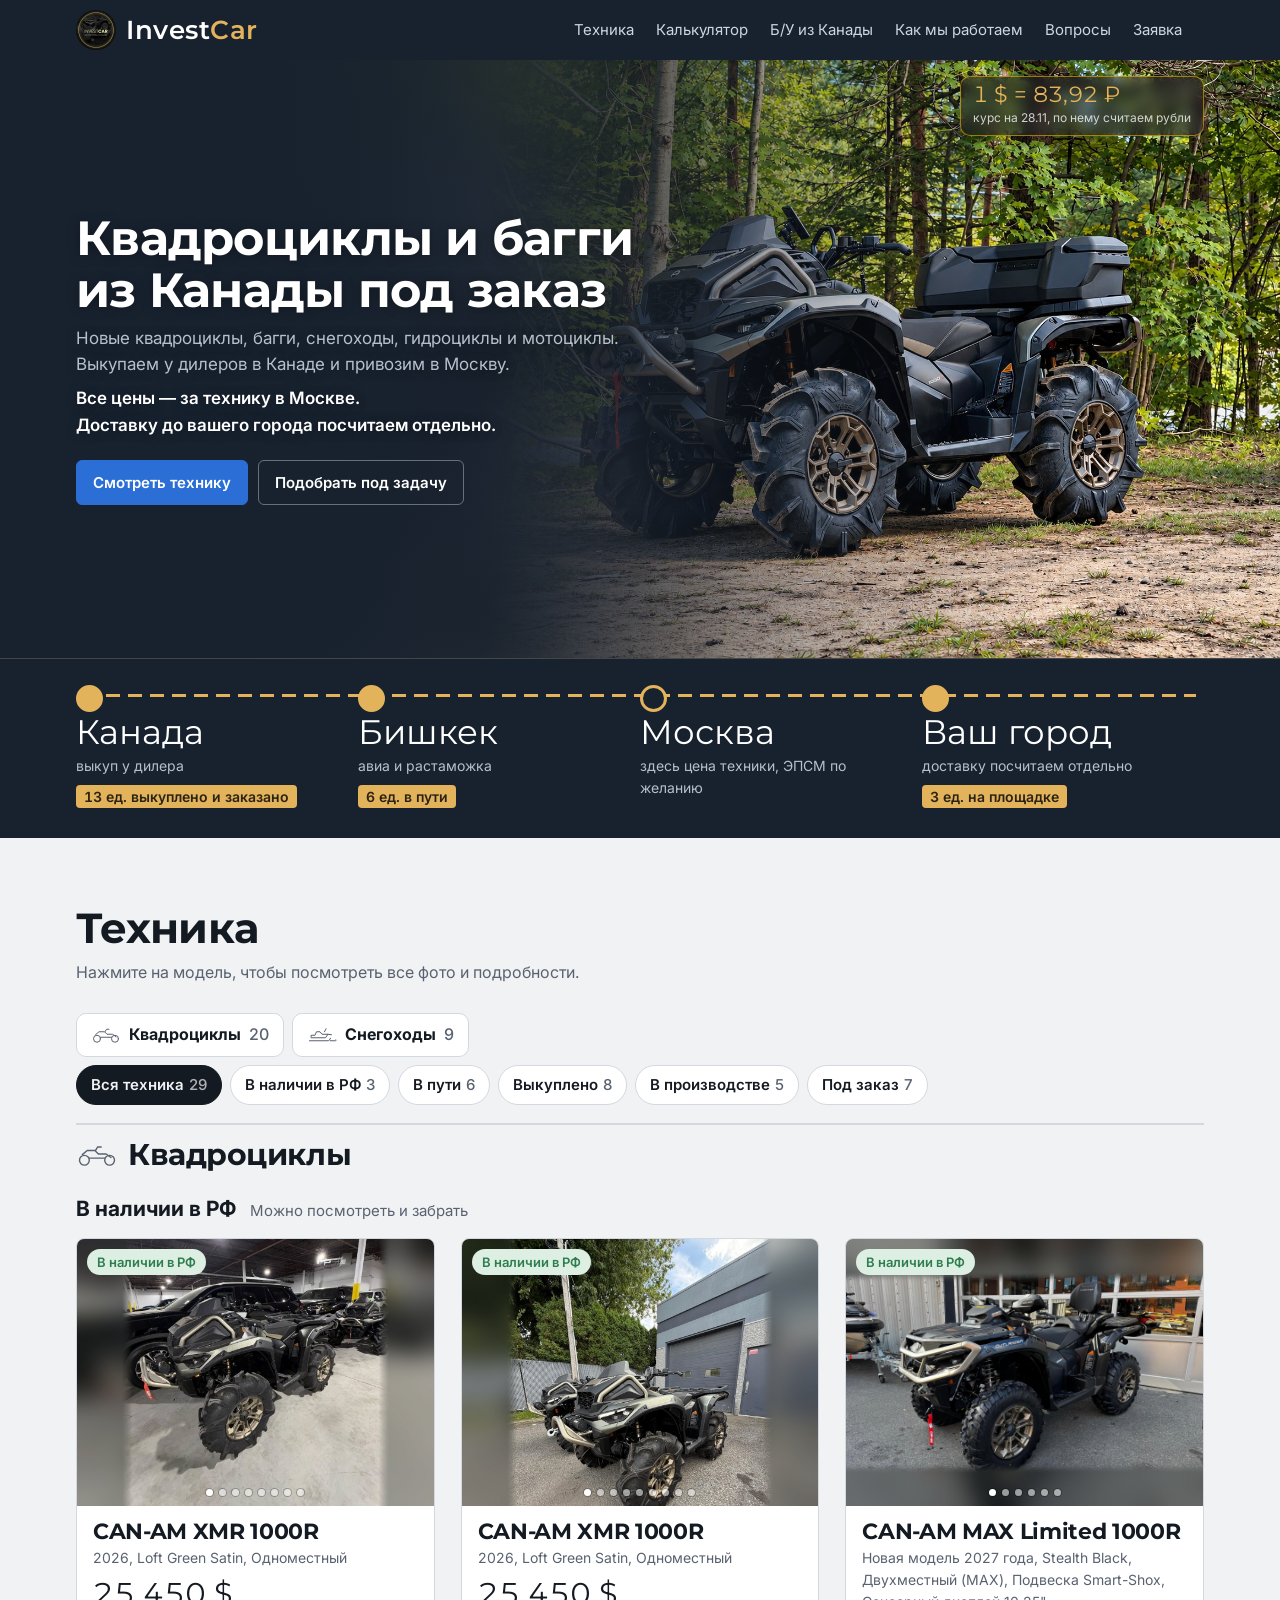
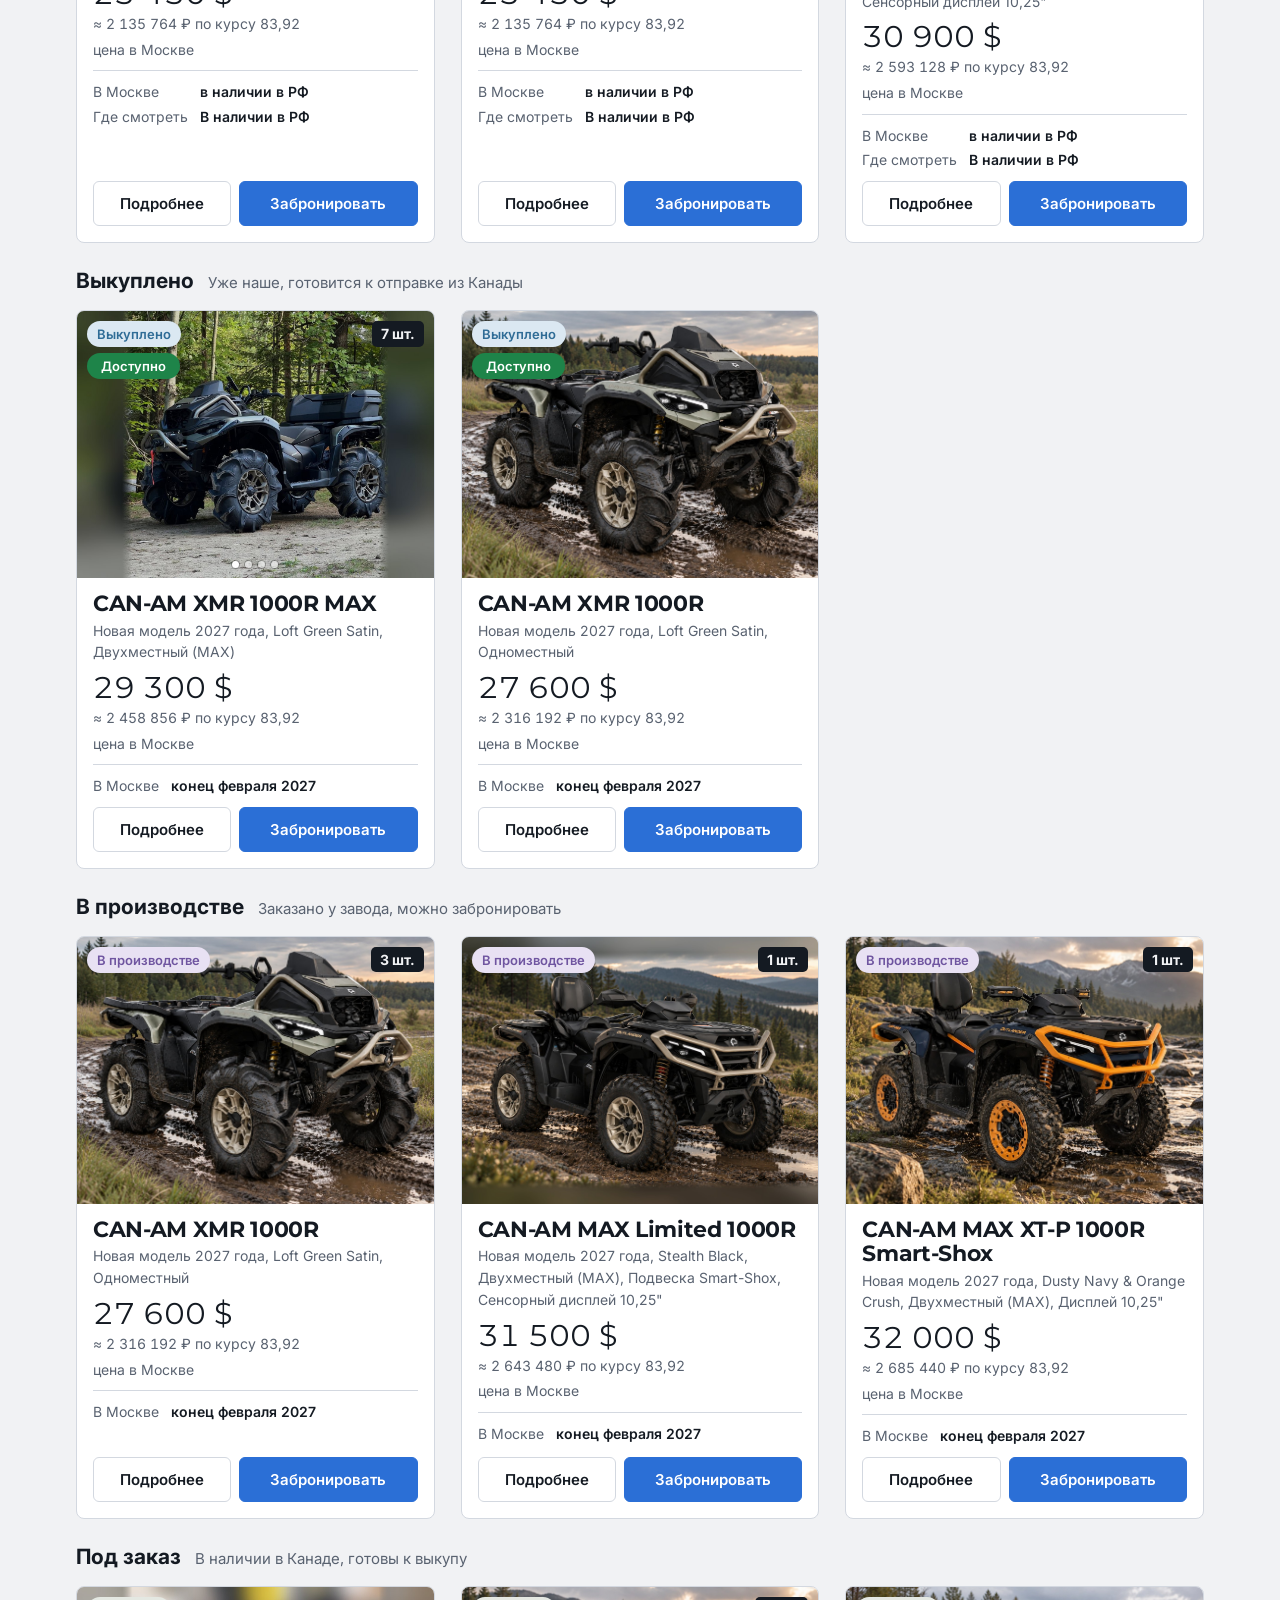
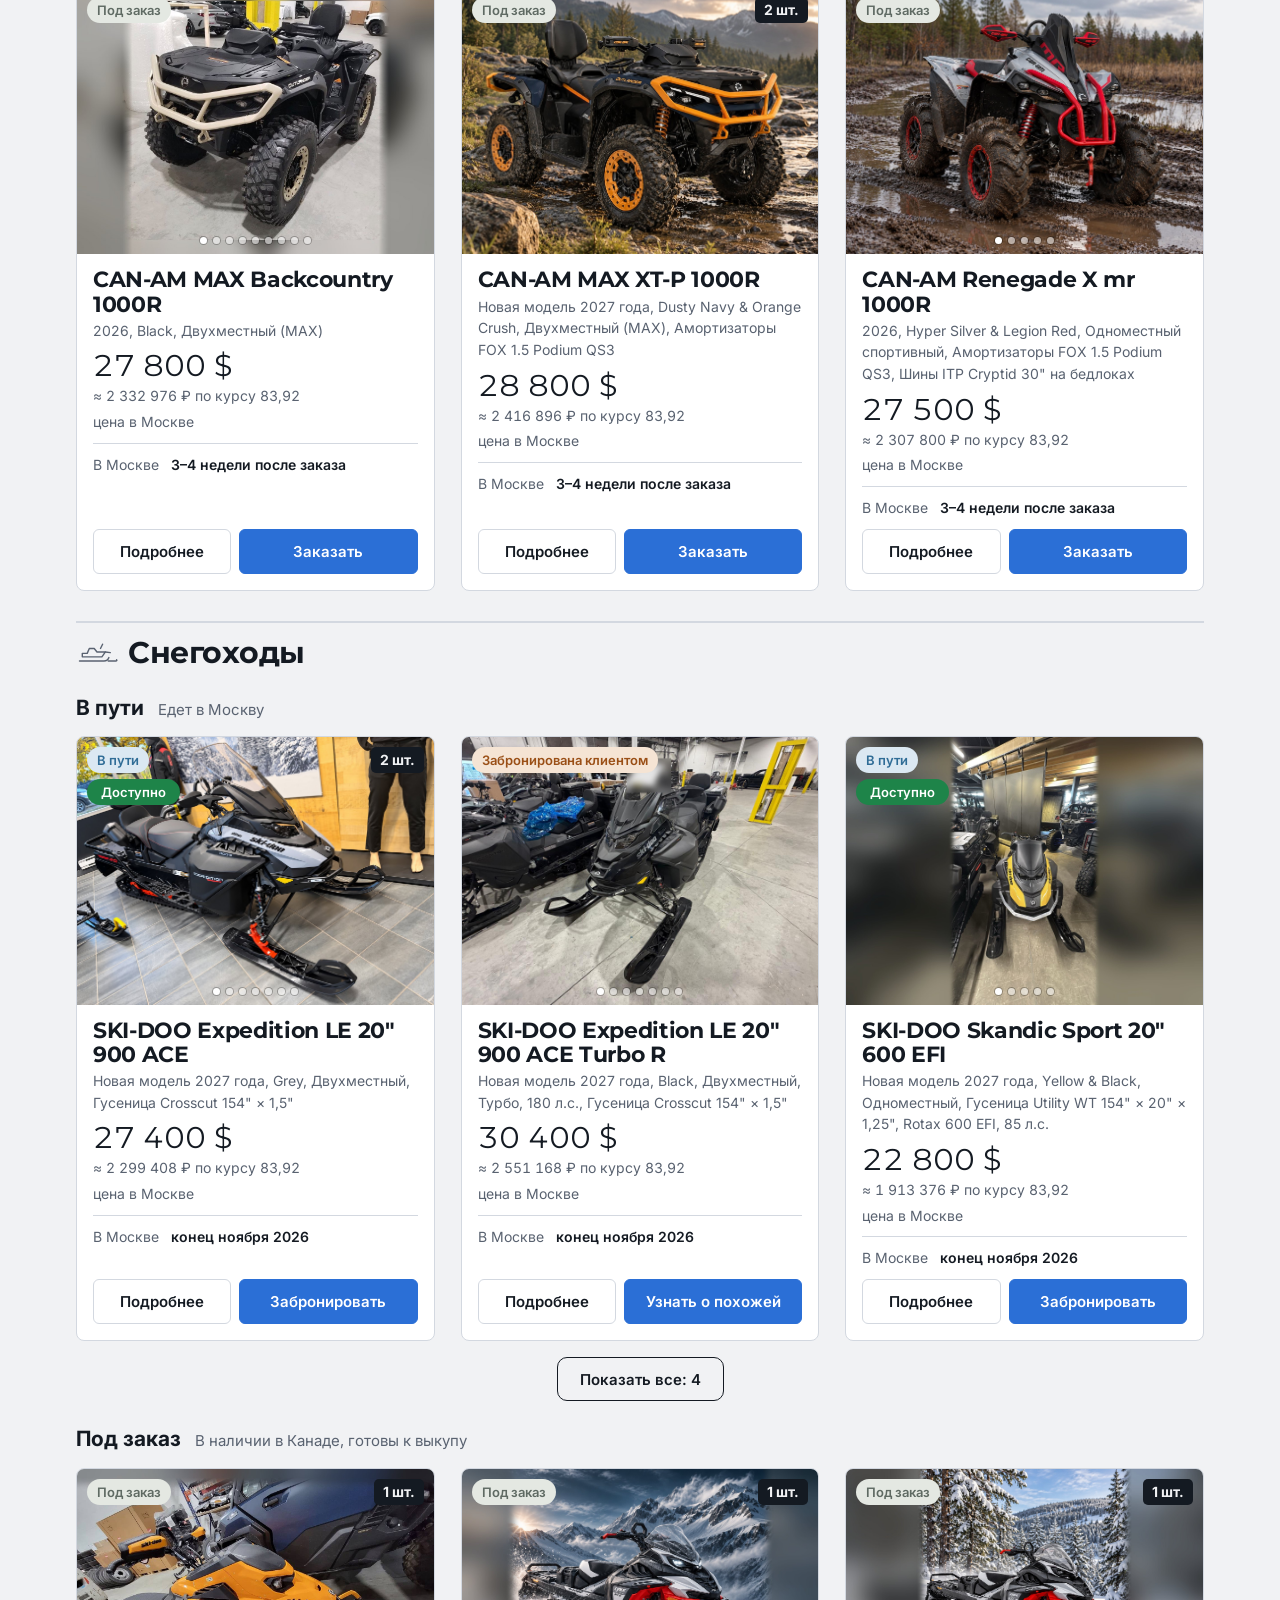
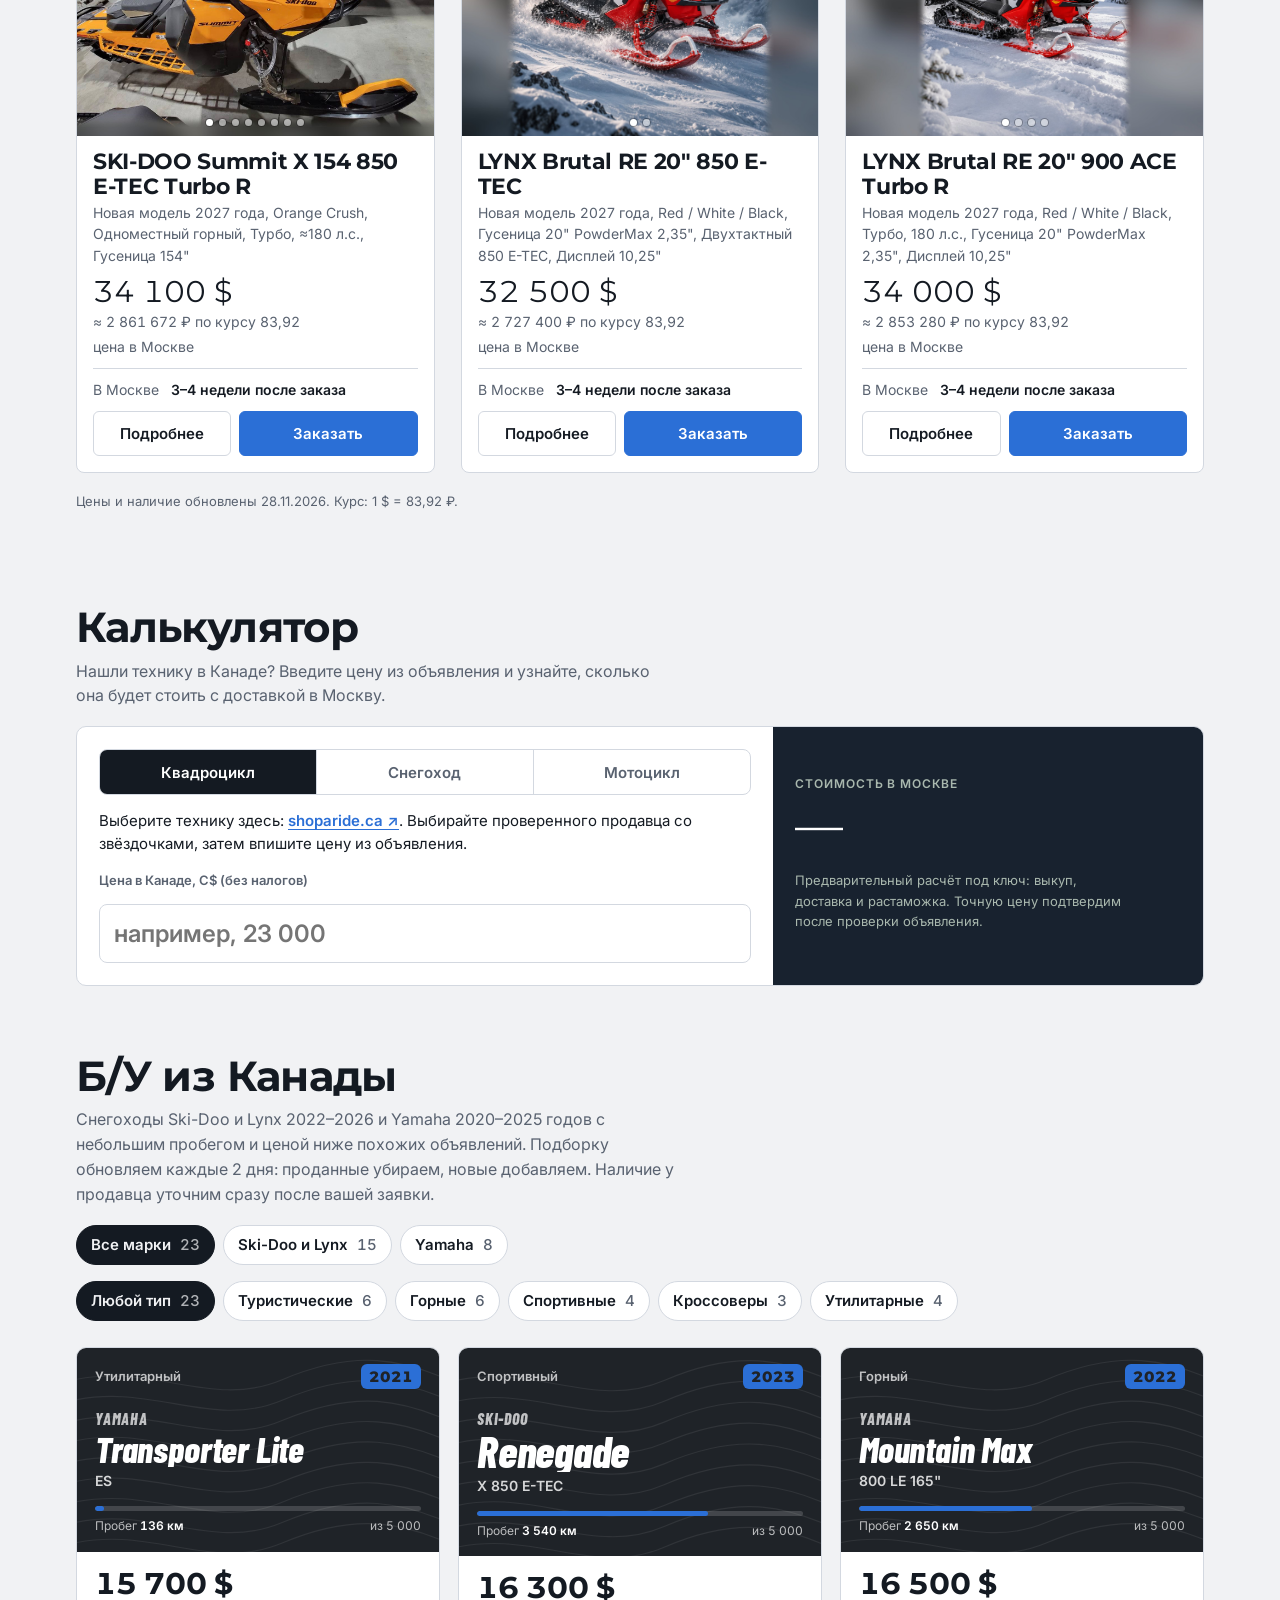
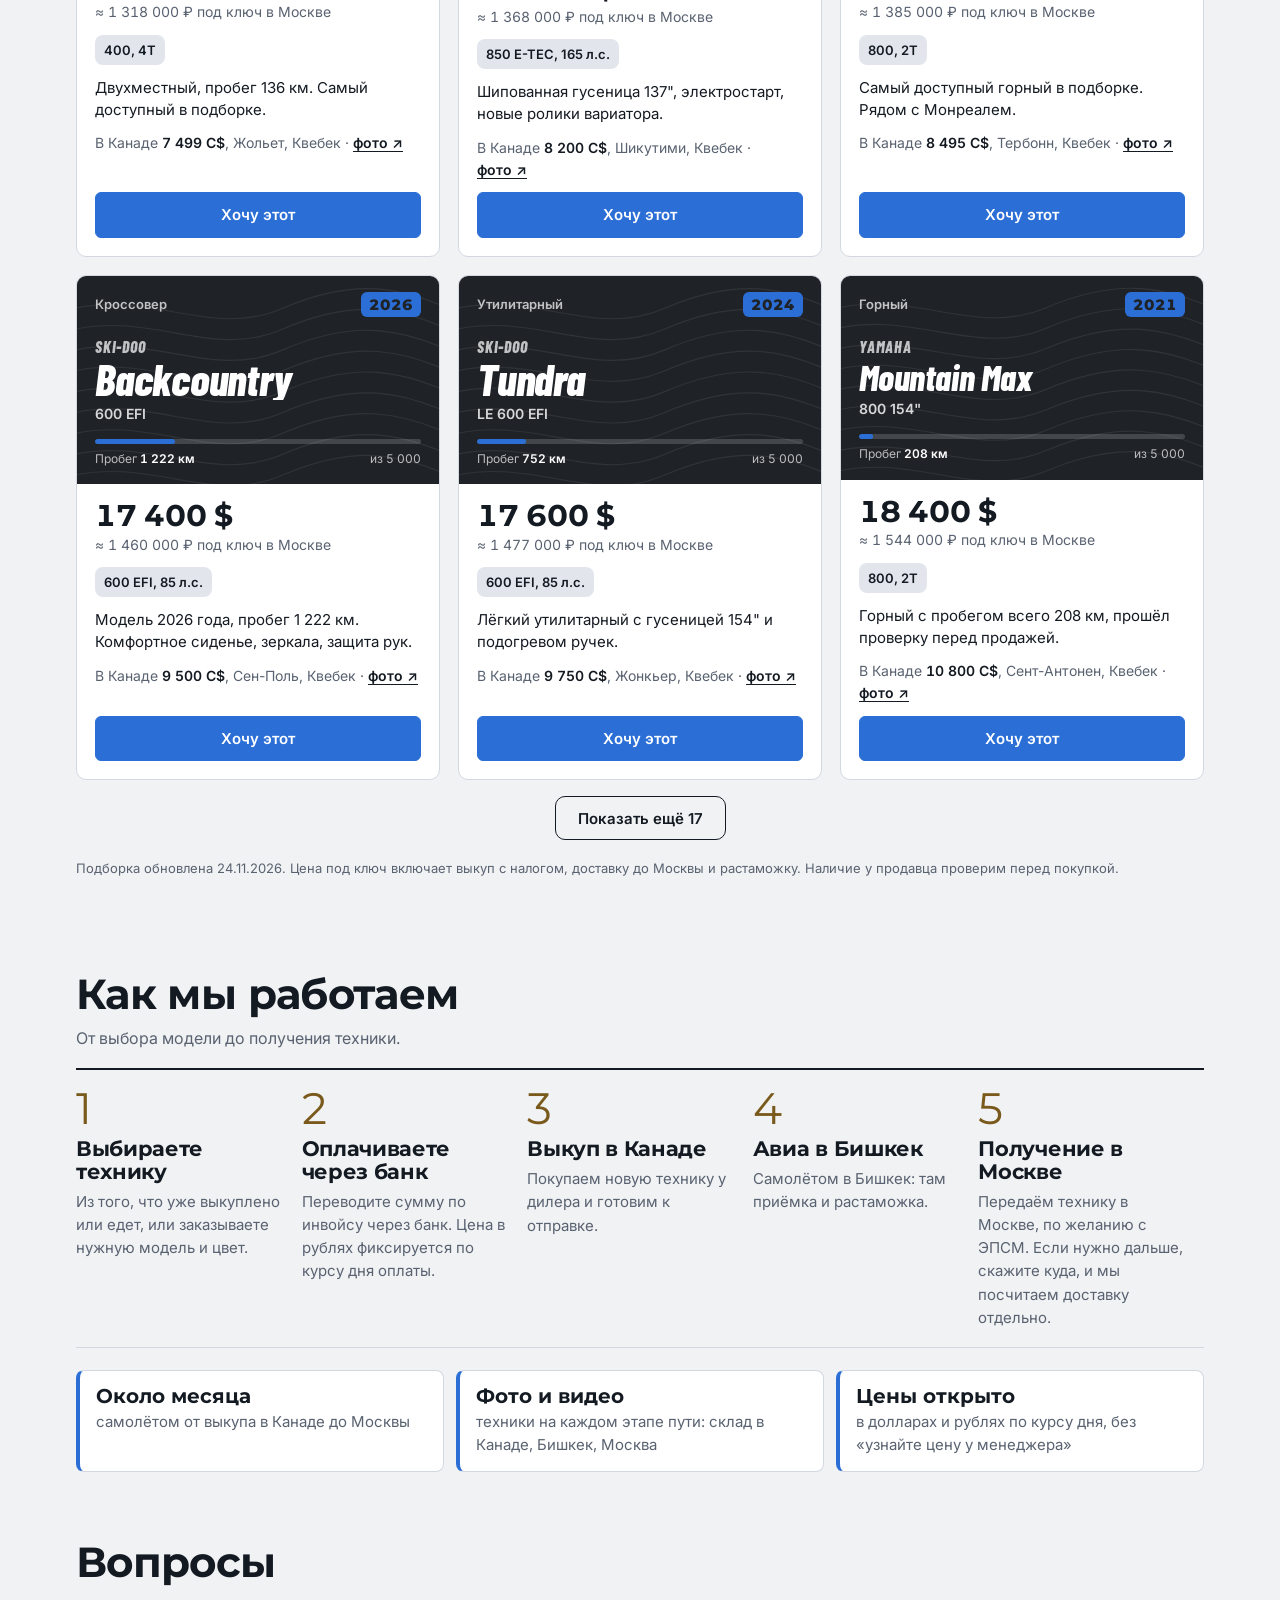
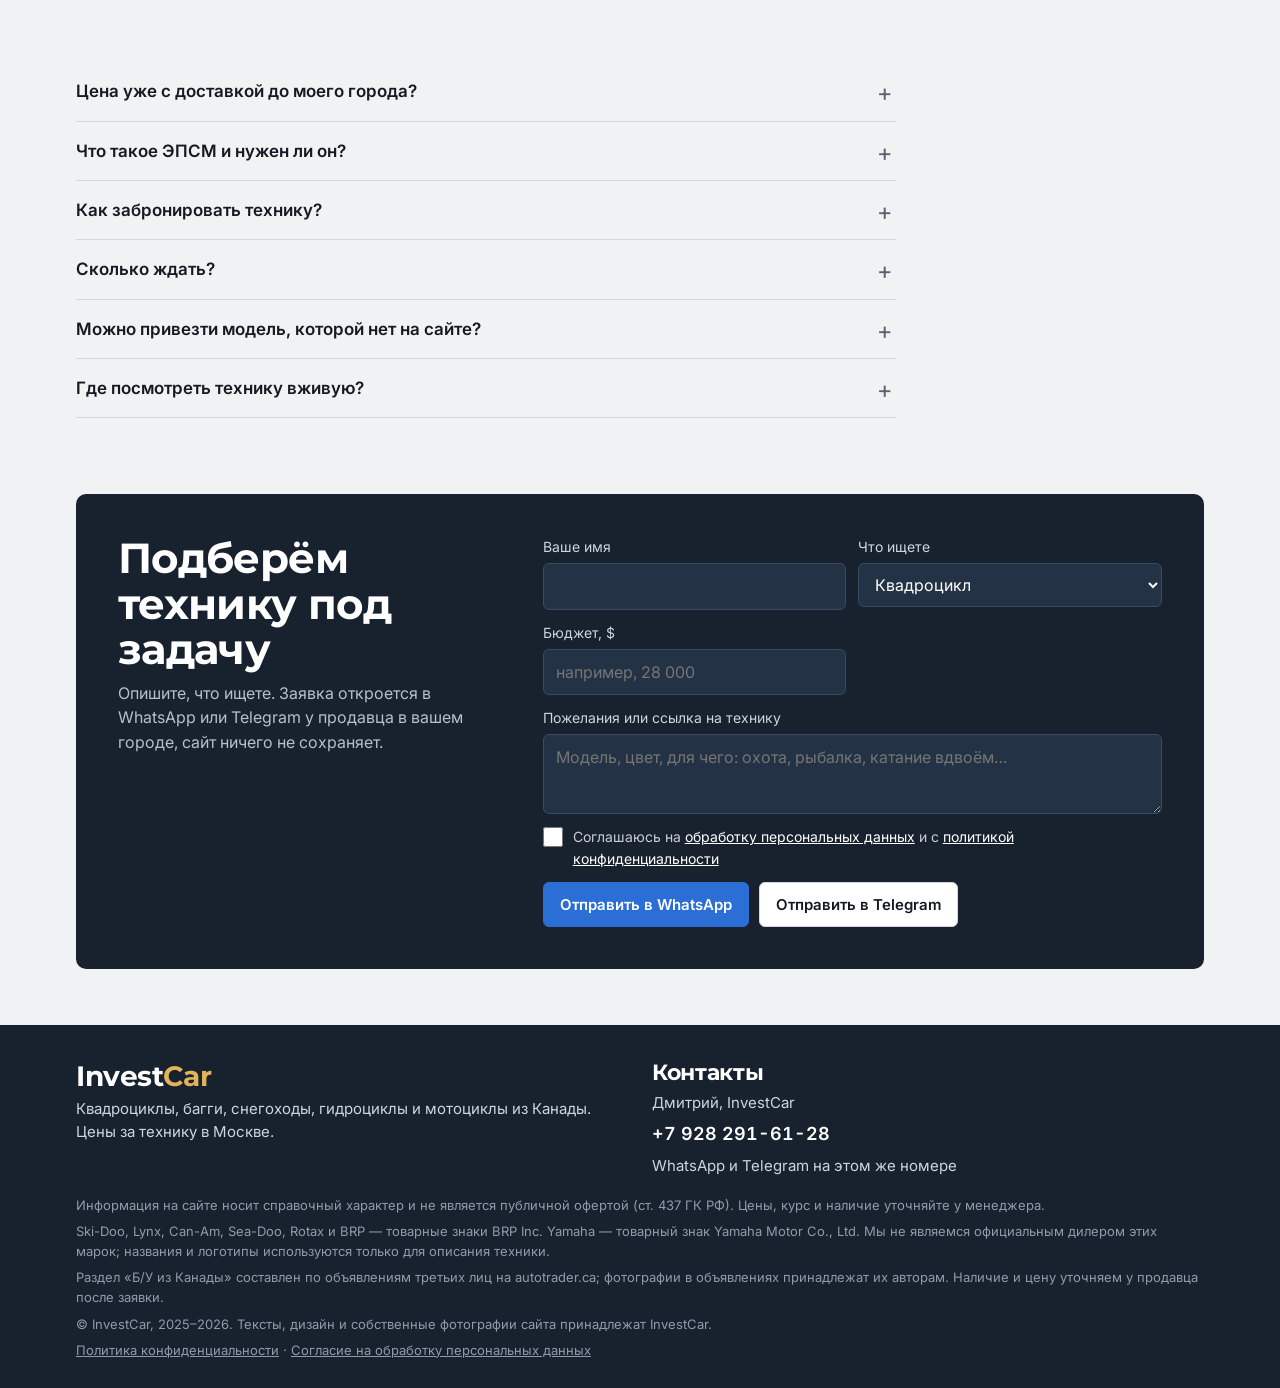
<file: index.html>
<!doctype html>
<html lang="ru">
<head>
<meta charset="utf-8">
<meta name="viewport" content="width=device-width,initial-scale=1,viewport-fit=cover">
<meta name="robots" content="noindex">
<title>InvestCar — квадроциклы, багги, снегоходы, гидроциклы и мотоциклы, цены в Москве</title>
<meta property="og:type" content="website">
<meta property="og:site_name" content="InvestCar">
<meta property="og:title" content="InvestCar — квадроциклы, багги, снегоходы, гидроциклы и мотоциклы, цены в Москве">
<meta property="og:description" content="Новые квадроциклы, багги, снегоходы, гидроциклы и мотоциклы из Канады. Цены за технику в Москве, в долларах и рублях по курсу на сегодня.">
<meta property="og:url" content="https://maaae-stack.github.io/InvestCar/">
<meta property="og:image" content="https://maaae-stack.github.io/InvestCar/img/og.jpg">
<meta property="og:image:width" content="1200">
<meta property="og:image:height" content="630">
<meta property="og:locale" content="ru_RU">
<meta name="twitter:card" content="summary_large_image">
<meta name="description" content="Новые квадроциклы, багги, снегоходы, гидроциклы и мотоциклы из Канады. Цены за технику в Москве, в долларах и рублях по курсу на сегодня.">
<link rel="preconnect" href="https://fonts.googleapis.com">
<link rel="preconnect" href="https://fonts.gstatic.com" crossorigin>
<link rel="stylesheet" href="https://fonts.googleapis.com/css2?family=Montserrat:wght@600;700;800&family=Inter:wght@400;500;600;700&family=Barlow+Condensed:ital,wght@1,800&display=swap">
<link rel="stylesheet" href="assets/site.css?v=20261123r">
<link rel="icon" href="img/favicon.png" type="image/png">
</head>
<body>
<header class="top">
  <div class="wrap">
    <a class="logo" href="./"><img src="img/ic-logo.png" alt="" width="40" height="40" style="border-radius:50%"><span data-sitename></span></a>
    <nav class="topnav" aria-label="Разделы"><a href="#catalog">Техника</a><a href="#calc">Калькулятор</a><a href="#used">Б/У из Канады</a><a href="#how">Как мы работаем</a><a href="#faq">Вопросы</a><a href="#request">Заявка</a></nav>
    <div id="cityToggle"></div>
  </div>
</header>

<section class="hero">
  <div class="hero-photo" aria-hidden="true"></div>
  <div class="wrap">
    <div class="hero-row">
      <div>
        <h1>Квадроциклы и багги из Канады под заказ</h1>
        <p class="lead">Новые квадроциклы, багги, снегоходы, гидроциклы и мотоциклы.<br>Выкупаем у дилеров в Канаде и привозим в Москву.</p><p class="lead" style="color:#fff;font-weight:600">Все цены — за технику в Москве.<br>Доставку до вашего города посчитаем отдельно.</p>
        <div class="cta"><a class="btn primary" href="#catalog">Смотреть технику</a><a class="btn ghost-light" href="#request">Подобрать под задачу</a></div>
      </div>
      <div class="rate" aria-label="Курс доллара"><div class="v num" id="rateVal"></div><div class="l" id="rateLbl"></div></div>
    </div>
  </div>
</section>
<section class="route-band" aria-label="Путь техники">
  <div class="wrap"><div class="route"><ol id="route"></ol></div></div>
</section>

<main>
  <section class="block" id="catalog">
    <div class="wrap">
      <div class="block-h"><div><h2>Техника</h2><p class="lead">Нажмите на модель, чтобы посмотреть все фото и подробности.</p></div></div>
      <div class="catnav"><nav class="kinds" id="kinds" aria-label="Вид техники" hidden></nav><nav class="filter" id="filter" aria-label="Фильтр по наличию"></nav></div>
      <div id="list"></div>
      <p class="updated" id="updated"></p>
    </div>
  </section>

  <section class="block" id="calc" hidden>
    <div class="wrap">
      <div class="block-h"><div><h2>Калькулятор</h2><p class="lead">Нашли технику в Канаде? Введите цену из объявления и узнайте, сколько она будет стоить с доставкой в Москву.</p></div></div>
      <div class="calc-box">
        <div class="calc-in">
          <div class="seg" role="radiogroup" aria-label="Тип техники">
            <button type="button" role="radio" aria-checked="true" data-ctype="q">Квадроцикл</button>
            <button type="button" role="radio" aria-checked="false" data-ctype="s">Снегоход</button>
            <button type="button" role="radio" aria-checked="false" data-ctype="m">Мотоцикл</button>
          </div>
          <p class="calc-src">Выберите технику здесь: <a id="calcSrc" href="https://www.shoparide.ca/en/snowmobile/?region=montreal" target="_blank" rel="noopener">shoparide.ca ↗</a>. Выбирайте проверенного продавца со звёздочками, затем впишите цену из объявления.</p>
          <label class="calc-lbl" for="calcPrice">Цена в Канаде, C$ (без налогов)</label>
          <input id="calcPrice" class="calc-price num" inputmode="decimal" autocomplete="off" placeholder="например, 23 000">
        </div>
        <div class="calc-out" aria-live="polite">
          <div class="calc-cap">Стоимость в Москве</div>
          <div class="calc-usd num" id="calcUsd">—</div>
          <div class="calc-rub num" id="calcRub"></div>
          <p class="calc-note">Предварительный расчёт под ключ: выкуп, доставка и растаможка. Точную цену подтвердим после проверки объявления.</p>
          <button type="button" class="btn primary" id="calcAsk" hidden>Узнать точную цену</button>
        </div>
      </div>
    </div>
  </section>

  <section class="block" id="used" hidden>
    <div class="wrap">
      <div class="block-h"><div><h2>Б/У из Канады</h2><p class="lead">Снегоходы Ski-Doo и Lynx 2022–2026 и Yamaha 2020–2025 годов с небольшим пробегом и ценой ниже похожих объявлений. Подборку обновляем каждые 2 дня: проданные убираем, новые добавляем. Наличие у продавца уточним сразу после вашей заявки.</p></div></div>
      <div class="uc-filters">
        <nav class="filter" id="ucBrand" aria-label="Марка"></nav>
        <nav class="filter" id="ucKind" aria-label="Тип снегохода"></nav>
      </div>
      <div class="uc-grid" id="usedList"></div>
      <button class="more-btn" type="button" id="usedMore" hidden></button>
      <p class="updated" id="usedUpd"></p>
    </div>
  </section>

  <section class="block" id="how">
    <div class="wrap">
      <div class="block-h"><div><h2>Как мы работаем</h2><p class="lead">От выбора модели до получения техники.</p></div></div>
      <ol class="steps">
        <li><h3>Выбираете технику</h3><p>Из того, что уже выкуплено или едет, или заказываете нужную модель и цвет.</p></li>
        <li><h3>Оплачиваете через банк</h3><p>Переводите сумму по инвойсу через банк. Цена в рублях фиксируется по курсу дня оплаты.</p></li>
        <li><h3>Выкуп в Канаде</h3><p>Покупаем новую технику у дилера и готовим к отправке.</p></li>
        <li><h3>Авиа в Бишкек</h3><p>Самолётом в Бишкек: там приёмка и растаможка.</p></li>
        <li><h3>Получение в Москве</h3><p>Передаём технику в Москве, по желанию с ЭПСМ. Если нужно дальше, скажите куда, и мы посчитаем доставку отдельно.</p></li>
      </ol>
      <ul class="promise">
        <li><b>Около месяца</b><span>самолётом от выкупа в Канаде до Москвы</span></li>
        <li><b>Фото и видео</b><span>техники на каждом этапе пути: склад в Канаде, Бишкек, Москва</span></li>
        <li><b>Цены открыто</b><span>в долларах и рублях по курсу дня, без «узнайте цену у менеджера»</span></li>
      </ul>
    </div>
  </section>

  <section class="block" id="faq">
    <div class="wrap">
      <div class="block-h"><h2>Вопросы</h2></div>
      <div class="faq">
        <details><summary>Почему цена в долларах?</summary><p>Технику мы покупаем в Канаде за доллары, поэтому цена фиксируется в долларах. Рублёвая цена на сайте пересчитана по курсу на сегодня, курс обновляется каждое утро. Точную сумму в рублях назовёт продавец в день оплаты.</p></details>
        <details><summary>Цена уже с доставкой до моего города?</summary><p>Нет. Все цены на сайте — за технику в Москве. Скажите продавцу, куда нужно привезти, и он посчитает доставку отдельно.</p></details>
        <details><summary>Что такое ЭПСМ и нужен ли он?</summary><p>Электронный паспорт самоходной машины. Он нужен, чтобы поставить технику на учёт. Оформляем по желанию, это <b id="epsmFaq"></b> сверх цены техники.</p></details>
        <details><summary>Как забронировать технику?</summary><p>Нажмите «Забронировать» на нужной модели и напишите продавцу в WhatsApp или Telegram. После задатка техника закрепляется за вами и снимается с продажи.</p></details>
        <details><summary>Сколько ждать?</summary><p>Срок указан в карточке каждой модели в строке «В Москве». Для техники под заказ это срок после вашего заказа, для техники в производстве и в пути — ожидаемый месяц прибытия.</p></details>
        <details><summary>Можно привезти модель, которой нет на сайте?</summary><p>Да. Оставьте заявку внизу страницы: марку, модель, год и бюджет. Найдём вариант в Канаде и назовём цену с доставкой.</p></details>
        <details><summary>Где посмотреть технику вживую?</summary><p>Позвоните или напишите Дмитрию, он подскажет, где и когда можно посмотреть технику.</p></details>
      </div>
    </div>
  </section>

  <section class="block" id="request">
    <div class="wrap">
      <div class="req">
        <div><h2>Подберём технику под задачу</h2><p class="lead">Опишите, что ищете. Заявка откроется в WhatsApp или Telegram у продавца в вашем городе, сайт ничего не сохраняет.</p></div>
        <form id="reqForm" novalidate>
          <label>Ваше имя<input name="name" autocomplete="given-name" required></label>
          <input type="hidden" name="city" value="main">
          <label>Что ищете<select name="kind"><option>Квадроцикл</option><option>Двухместный квадроцикл</option><option>Багги (SSV)</option><option>Снегоход</option><option>Гидроцикл</option><option>Пока не знаю</option></select></label>
          <label>Бюджет, $<input name="budget" inputmode="numeric" placeholder="например, 28 000"></label>
          <label class="full">Пожелания или ссылка на технику<textarea name="wish" placeholder="Модель, цвет, для чего: охота, рыбалка, катание вдвоём…"></textarea></label>
          <label class="full agree"><input type="checkbox" name="agree" required> <span>Соглашаюсь на <a href="consent.html" target="_blank">обработку персональных данных</a> и с <a href="privacy.html" target="_blank">политикой конфиденциальности</a></span></label>
          <div class="send"><button class="btn primary" type="submit" data-via="wa">Отправить в WhatsApp</button><button class="btn" type="submit" data-via="tg">Отправить в Telegram</button><span class="hint" id="reqHint"></span></div>
        </form>
      </div>
    </div>
  </section>
</main>

<footer>
  <div class="wrap">
    <div class="cols"><div><h3 data-sitename></h3><p>Квадроциклы, багги, снегоходы, гидроциклы и мотоциклы из Канады. Цены за технику в Москве.</p></div><div id="footSellers" style="display:contents"></div></div>
    <div class="legal-foot">
      <p class="small">Информация на сайте носит справочный характер и не является публичной офертой (ст. 437 ГК РФ). Цены, курс и наличие уточняйте у менеджера.</p>
      <p class="small">Ski-Doo, Lynx, Can-Am, Sea-Doo, Rotax и BRP — товарные знаки BRP Inc. Yamaha — товарный знак Yamaha Motor Co., Ltd. Мы не являемся официальным дилером этих марок; названия и логотипы используются только для описания техники.</p>
      <p class="small">Раздел «Б/У из Канады» составлен по объявлениям третьих лиц на autotrader.ca; фотографии в объявлениях принадлежат их авторам. Наличие и цену уточняем у продавца после заявки.</p>
      <p class="small">© InvestCar, 2025–2026. Тексты, дизайн и собственные фотографии сайта принадлежат InvestCar.</p>
      <p class="small"><a href="privacy.html">Политика конфиденциальности</a> · <a href="consent.html">Согласие на обработку персональных данных</a></p>
    </div>
  </div>
</footer>
<div class="toast" id="toast" hidden></div>
<div class="sheet-bg" id="sheet" hidden></div>

<script src="data.js?v=20261125a"></script>
<script src="used.js?v=20261124a"></script>
<script src="assets/site.js?v=20261125a"></script>
<script>
let active = "all";
const openGrp = new Set();
const grpLimit = () => matchMedia("(max-width:640px)").matches ? 2 : 3;
function card(it){
  const w = where(it);
  return `<article class="card">
    <div class="ph">${galleryHtml(it, false)}${pillsHtml(it)}${(!it.noQty && (it.qty > 1 || it.stage === "preorder" || it.stage === "offer")) ? `<span class="qty">${it.qty} шт.</span>` : ""}</div>
    <div class="body">
      <div><h4><a href="${modelUrl(it)}">${esc(title(it))}</a></h4><div class="meta">${esc(yearStr(it))}, ${esc(it.color || "цвет уточняется")}${(it.specs || []).length ? ", " + it.specs.map(s => esc(s)).join(", ") : ""}</div></div>
      <div class="price">${priceHtml(it)}</div>
      <dl class="facts"><dt>В Москве</dt><dd>${esc(eta(it))}</dd>${w ? `<dt>Где смотреть</dt><dd>${esc(w)}</dd>` : ""}</dl>
      <div class="actions"><a class="btn" href="${modelUrl(it)}">Подробнее</a><button class="btn primary" type="button" data-ask="${esc(it.ids[0])}">${askLabel(it)}</button></div>
    </div></article>`;
}
const SNOW = `<svg viewBox="0 0 120 70" aria-hidden="true"><g fill="none" stroke="currentColor" stroke-width="4" stroke-linecap="round" stroke-linejoin="round"><path d="M10 58h70c8 0 12-4 14-10M18 46h56l10-14h-24l-8-10H38l-6 14H18z"/><path d="M84 32l14 2M70 22l6-12"/><path d="M92 58h22c2 0 4-2 2-4"/></g></svg>`;
const KIND_ICON = {atv: ATV, sxs: ATV, snow: SNOW, pwc: SNOW};
function render(){
  const items = ALL;
  const kinds = KINDS.map(k => ({k, items: items.filter(it => kindOf(it) === k.k)})).filter(x => x.items.length);
  const qty = list => list.reduce((a, i) => a + i.qty, 0);
  const kindsEl = document.getElementById("kinds");
  kindsEl.hidden = kinds.length < 2;
  kindsEl.innerHTML = kinds.map(x => `<a href="#kind-${x.k.k}">${KIND_ICON[x.k.k] || ""}${esc(x.k.t)}<span>${qty(x.items)}</span></a>`).join("");
  const byGroup = GROUPS.map(g => ({g, items: items.filter(it => g.stages.includes(it.stage))})).filter(x => x.items.length);
  document.getElementById("filter").innerHTML = `<button type="button" data-f="all" aria-pressed="${active === "all"}">Вся техника<span>${qty(items)}</span></button>` +
    byGroup.map(x => `<button type="button" data-f="${x.g.k}" aria-pressed="${active === x.g.k}">${esc(x.g.t)}<span>${qty(x.items)}</span></button>`).join("");
  const many = kinds.length > 1;
  const html = kinds.map(x => {
    const groups = GROUPS.filter(g => active === "all" || g.k === active).map(g => ({g, items: x.items.filter(it => g.stages.includes(it.stage))})).filter(y => y.items.length);
    if (!groups.length) return "";
    const H = many ? "h4" : "h3";
    return `<section class="kind" id="kind-${x.k.k}">${many ? `<h3>${KIND_ICON[x.k.k] || ""}${esc(x.k.t)}</h3>` : ""}` +
      groups.map(y => { const key = x.k.k + ":" + y.g.k, lim = (active !== "all" || openGrp.has(key)) ? y.items.length : grpLimit(), rest = y.items.length - lim; return `<section class="grp"><div class="grp-h"><${H}>${esc(y.g.t)}</${H}><p>${esc(y.g.d)}</p></div><div class="grid">${y.items.slice(0, lim).map(card).join("")}</div>${rest > 0 ? `<button class="more-btn" type="button" data-more="${key}">Показать все: ${y.items.length}</button>` : (openGrp.has(key) && active === "all" ? `<button class="more-btn" type="button" data-more="${key}">Свернуть</button>` : "")}</section>`; }).join("") + `</section>`;
  }).join("");
  document.getElementById("list").innerHTML = html || `<p class="lead">Сейчас обновляем список. Оставьте заявку ниже, и мы подберём технику.</p>`;
}
function route(){
  const cnt = st => ALL.filter(i => st.includes(i.stage)).reduce((a, i) => a + i.qty, 0);
  const legs = [
    {place: "Канада", what: "выкуп у дилера", n: cnt(["preorder","deposit","bought"]), w: "ед. выкуплено и заказано"},
    {place: "Бишкек", what: "авиа и растаможка", n: cnt(["air","bishkek","road"]), w: "ед. в пути"},
    {place: "Москва", what: "здесь цена техники, ЭПСМ по желанию", n: cnt(["moscow"]), w: "ед. в Москве"},
    {place: "Ваш город", what: "доставку посчитаем отдельно", n: cnt(["site"]), w: "ед. на площадке"}
  ];
  document.getElementById("route").innerHTML = legs.map(l => `<li class="${l.n ? "live" : ""}"><div class="place">${esc(l.place)}</div><div class="what">${esc(l.what)}</div>${l.n ? `<span class="cnt num">${l.n} ${l.w}</span>` : ""}</li>`).join("");
}
frame();
document.getElementById("rateVal").textContent = "1 $ = " + rateStr() + " ₽";
const rd = (DATA.rateDate || "").split("-");
document.getElementById("rateLbl").textContent = (rd.length === 3 ? "курс на " + rd[2] + "." + rd[1] : "курс на сегодня") + ", по нему считаем рубли";
document.getElementById("epsmFaq").textContent = fmt(DATA.epsmRub || 166000) + " ₽";
render(); route();
document.addEventListener("citychange", () => { route(); const s = document.querySelector("#reqForm [name=city]"); if (CITY) s.value = CITY; });
if (CITY) document.querySelector("#reqForm [name=city]").value = CITY;
document.getElementById("kinds").addEventListener("click", e => {
  const a = e.target.closest("a[href^='#kind-']"); if (!a) return; e.preventDefault();
  if (active !== "all") { active = "all"; render(); }
  const el = document.querySelector(a.getAttribute("href")); if (!el) return;
  const nav = document.querySelector(".catnav"), top = 60 + (nav ? nav.offsetHeight : 0) + 8;
  window.scrollTo({top: el.getBoundingClientRect().top + window.scrollY - top, behavior: "smooth"});
});
document.getElementById("filter").addEventListener("click", e => { const b = e.target.closest("[data-f]"); if (!b) return; active = b.dataset.f; render(); });
document.getElementById("list").addEventListener("click", e => { const b = e.target.closest("[data-more]"); if (!b) return; const k = b.dataset.more, sec = b.closest(".grp"); openGrp.has(k) ? openGrp.delete(k) : openGrp.add(k); render(); if (!openGrp.has(k)) { const t = document.querySelector(`[data-more="${k}"]`); (t ? t.closest(".grp") : sec)?.scrollIntoView({block: "start"}); } });
document.getElementById("list").addEventListener("click", e => { const b = e.target.closest("[data-ask]"); if (b) askAbout(findModel(b.dataset.ask)); });
document.getElementById("reqForm").addEventListener("submit", e => {
  e.preventDefault();
  const f = e.target, v = k => f.elements[k].value.trim();
  if (!v("name")) { document.getElementById("reqHint").textContent = "Напишите, как к вам обращаться"; f.elements.name.focus(); return; }
  if (!f.elements.agree.checked) { document.getElementById("reqHint").textContent = "Отметьте согласие на обработку данных"; f.elements.agree.focus(); return; }
  const s = SELLERS[v("city")]; setCity(v("city"));
  const text = `Здравствуйте! Меня зовут ${v("name")}. Ищу: ${v("kind")}.` + (v("budget") ? ` Бюджет: ${v("budget")} $.` : "") + (v("wish") ? (/https?:\/\/\S+/.test(v("wish")) ? ` Хочу выкупить эту технику: ${v("wish")}` : ` ${v("wish")}`) : "");
  const via = (e.submitter && e.submitter.dataset.via) || "wa";
  const url = via === "tg" ? tgHref(s) : `https://wa.me/${digits(s.whatsapp)}?text=${encodeURIComponent(text)}`;
  if (via === "tg") { copyText(text).then(ok => { if (ok) toast("Текст заявки скопирован, вставьте его в чат"); }); }
  window.open(url, "_blank", "noopener");
});
</script>
</body>
</html>
</file>
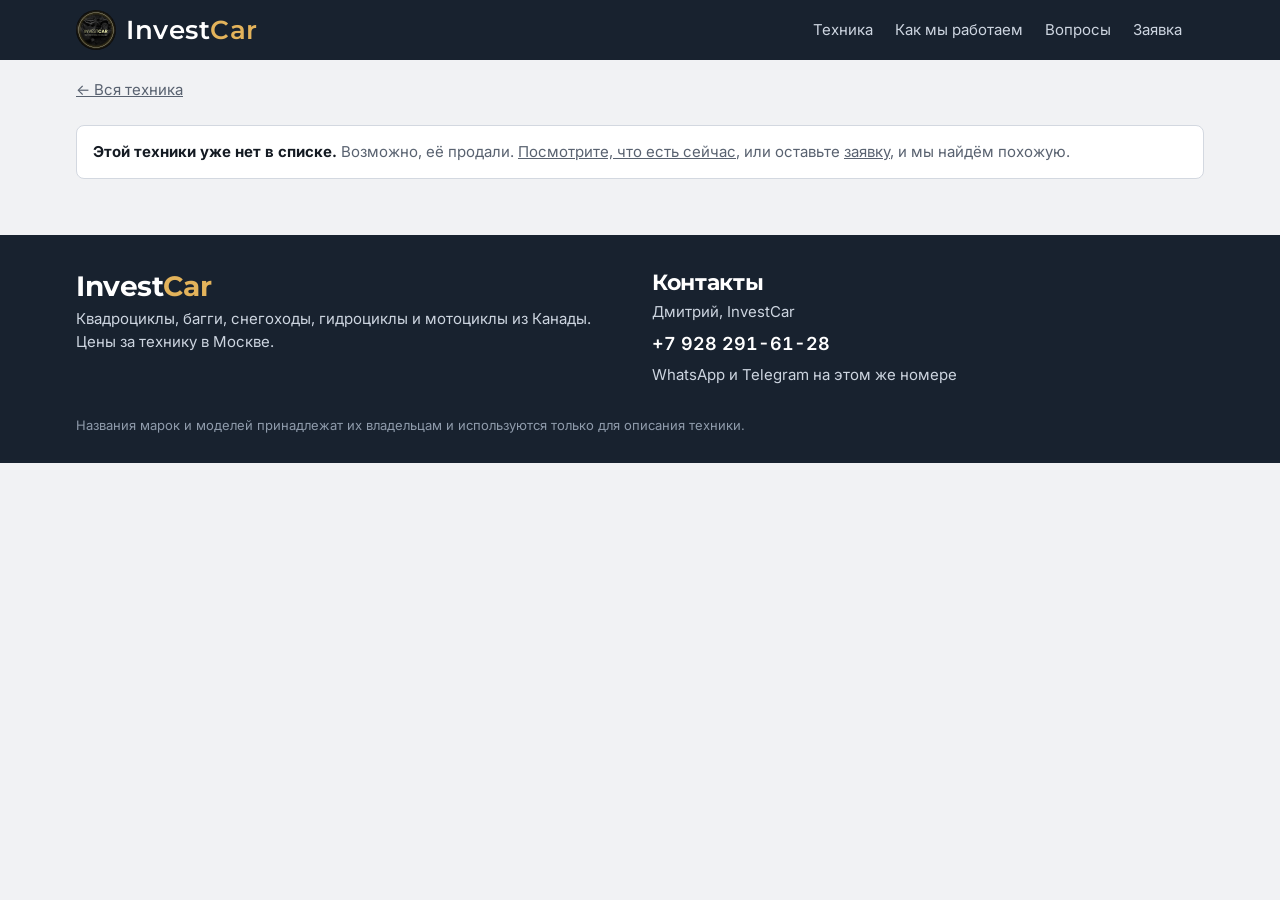
<file: model/index.html>
<!doctype html>
<html lang="ru">
<head>
<meta charset="utf-8">
<meta name="viewport" content="width=device-width,initial-scale=1,viewport-fit=cover">
<meta name="robots" content="noindex">
<title>Техника из Канады</title>
<meta property="og:type" content="website">
<meta property="og:site_name" content="InvestCar">
<meta property="og:title" content="InvestCar — техника из Канады">
<meta property="og:description" content="Новые квадроциклы и снегоходы из Канады. Цены за технику в Москве, в долларах и рублях.">
<meta property="og:url" content="https://maaae-stack.github.io/InvestCar/model/">
<meta property="og:image" content="https://maaae-stack.github.io/InvestCar/img/og.jpg">
<meta property="og:image:width" content="1200">
<meta property="og:image:height" content="630">
<meta property="og:locale" content="ru_RU">
<meta name="twitter:card" content="summary_large_image">
<link rel="preconnect" href="https://fonts.googleapis.com">
<link rel="preconnect" href="https://fonts.gstatic.com" crossorigin>
<link rel="stylesheet" href="https://fonts.googleapis.com/css2?family=Montserrat:wght@600;700;800&family=Inter:wght@400;500;600;700&display=swap">
<base href="../">
<link rel="stylesheet" href="assets/site.css?v=20261123r">
<link rel="icon" href="img/favicon.png" type="image/png">
</head>
<body>
<header class="top">
  <div class="wrap">
    <a class="logo" href="./"><img src="img/ic-logo.png" alt="" width="40" height="40" style="border-radius:50%"><span data-sitename></span></a>
    <nav class="topnav" aria-label="Разделы"><a href="./#catalog">Техника</a><a href="./#how">Как мы работаем</a><a href="./#faq">Вопросы</a><a href="./#request">Заявка</a></nav>
    <div id="cityToggle"></div>
  </div>
</header>

<main class="wrap">
  <div class="crumbs"><a href="./#catalog">← Вся техника</a></div>
  <div id="model"></div>
</main>

<footer>
  <div class="wrap">
    <div class="cols"><div><h3 data-sitename></h3><p>Квадроциклы, багги, снегоходы, гидроциклы и мотоциклы из Канады. Цены за технику в Москве.</p></div><div id="footSellers" style="display:contents"></div></div>
    <p class="small">Названия марок и моделей принадлежат их владельцам и используются только для описания техники.</p>
  </div>
</footer>
<div class="toast" id="toast" hidden></div>
<div class="sheet-bg" id="sheet" hidden></div>

<script src="data.js?v=20261125a"></script>
<script src="assets/site.js?v=20261125a"></script>
<script>
frame();
const id = new URLSearchParams(location.search).get("id");
const it = id && findModel(id);
const box = document.getElementById("model");
if (!it) {
  box.innerHTML = `<div class="note" style="margin:20px 0"><b>Этой техники уже нет в списке.</b> Возможно, её продали. <a href="./#catalog">Посмотрите, что есть сейчас</a>, или оставьте <a href="./#request">заявку</a>, и мы найдём похожую.</div>`;
} else {
  document.title = title(it) + " " + it.year + " — " + SITE.name;
  const g = groupOf(it), w = where(it), imgs = it.imgs || [];
  box.innerHTML = `<div class="model">
    <div>
      <div class="ph">${galleryHtml(it, true)}${pillsHtml(it)}${(!it.noQty && (it.qty > 1 || it.stage === "preorder" || it.stage === "offer")) ? `<span class="qty">${it.qty} шт.</span>` : ""}</div>
      ${imgs.length > 1 ? `<div class="thumbs" aria-label="Все фото">${imgs.map((src, i) => `<button type="button" data-th="${i}" aria-current="${i === 0}" aria-label="Фото ${i + 1}"><img src="${esc(src)}?v=43" alt="" loading="lazy"></button>`).join("")}</div>` : ""}
    </div>
    <div class="pane">
      <div><h1>${esc(title(it))}</h1><div class="meta" style="font-size:16px">${esc(yearStr(it))}, ${esc(it.color || "цвет уточняется")}</div></div>
      <div class="price">${priceHtml(it)}</div>
      <dl class="facts">
        <dt>Статус</dt><dd>${it.reserved ? "Забронировано" : esc(g.t) + (isFree(it) ? ", доступно" : "")}</dd>
        <dt>В Москве</dt><dd>${esc(eta(it))}</dd>
        ${w ? `<dt>Где смотреть</dt><dd>${esc(w)}</dd>` : ""}
        ${(!it.noQty && (it.qty > 1 || it.stage === "preorder" || it.stage === "offer")) ? `<dt>Доступно</dt><dd>${it.qty} шт.</dd>` : ""}
        ${(it.specs || []).map(s => { const p = s.split(":"); return p.length > 1 ? `<dt>${esc(p[0])}</dt><dd>${esc(p.slice(1).join(":").trim())}</dd>` : `<dt>Особенности</dt><dd>${esc(s)}</dd>`; }).join("")}
      </dl>
      <div class="actions"><button class="btn primary" type="button" id="ask">${askLabel(it)}</button><button class="btn" type="button" id="share">Скопировать ссылку</button></div>
      <div class="note"><b>Цена — за технику в Москве.</b> Доставку до вашего города посчитаем отдельно. ЭПСМ по желанию: <b>+${fmt(DATA.epsmRub || 166000)} ₽</b>. Рубли посчитаны по курсу ${rateStr()} ₽ за 1 $, точную сумму назовёт продавец в день оплаты.</div>
      <p class="updated">${esc(updatedLine())}</p>
    </div></div>${typeof descHtml === "function" ? descHtml(it) : ""}`;
  document.getElementById("ask").onclick = () => askAbout(it);
  document.getElementById("share").onclick = async () => {
    const url = location.origin + location.pathname + "?id=" + encodeURIComponent(it.ids[0]) + (new URLSearchParams(location.search).get("city") ? "&city=" + encodeURIComponent(new URLSearchParams(location.search).get("city")) : "");
    if (await copyText(url)) { toast("Ссылка скопирована"); return; }
    if (navigator.share) { try { await navigator.share({title: title(it), url}); return; } catch (e) { if (e && e.name === "AbortError") return; } }
    prompt("Скопируйте ссылку:", url);
  };
  box.addEventListener("click", e => { const b = e.target.closest("[data-th]"); if (!b) return; const gal = box.querySelector(".gal"); gal.scrollTo({left: gal.clientWidth * Number(b.dataset.th), behavior: "smooth"}); });
}
</script>
</body>
</html>
</file>
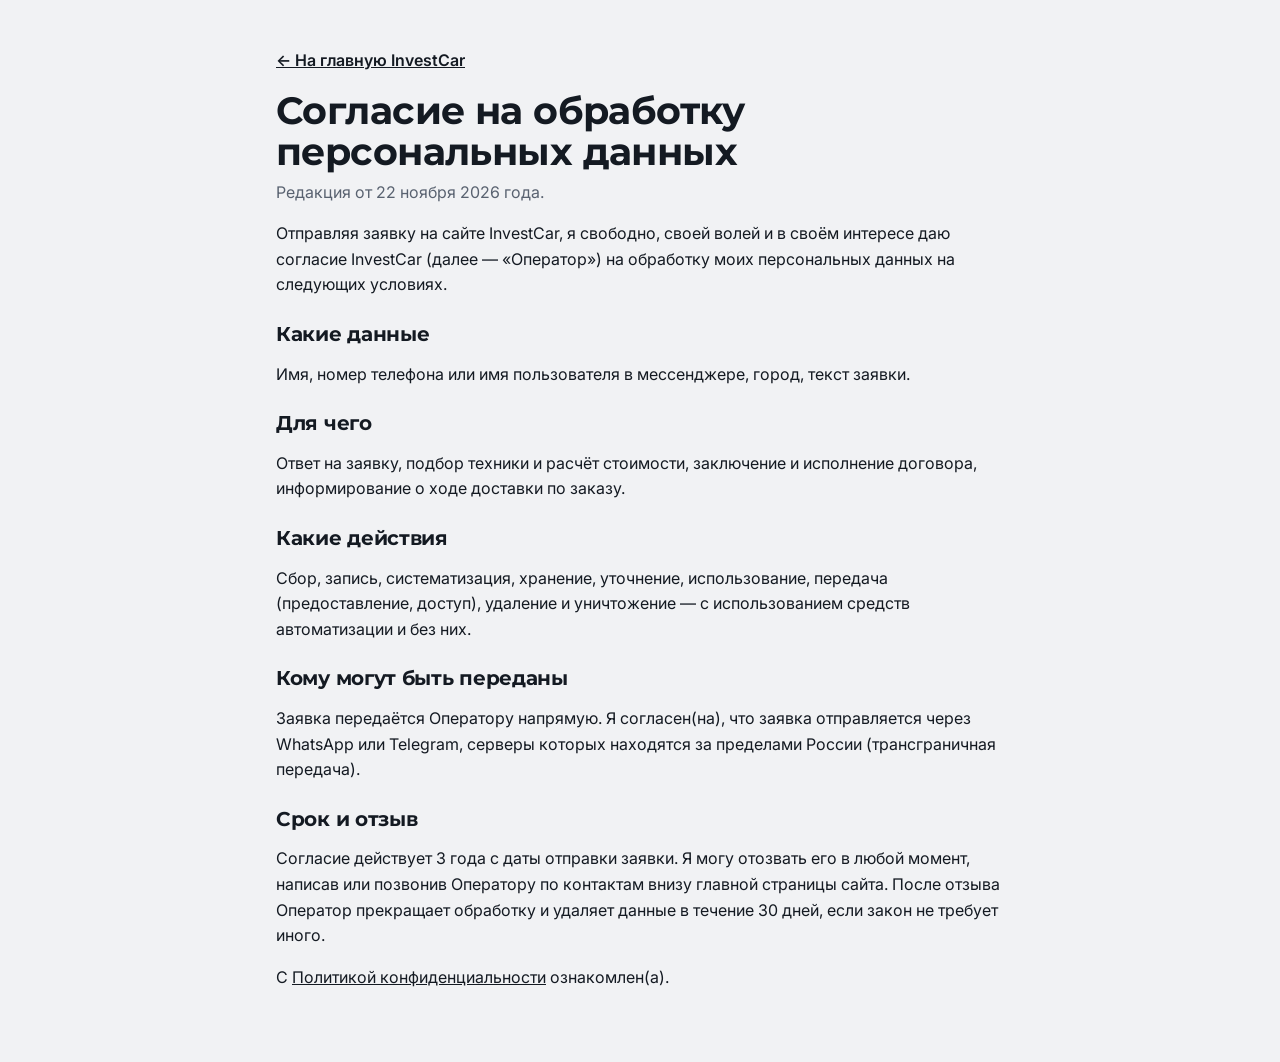
<file: consent.html>
<!doctype html>
<html lang="ru">
<head>
<meta charset="utf-8">
<meta name="viewport" content="width=device-width,initial-scale=1,viewport-fit=cover">
<meta name="robots" content="noindex">
<title>Согласие на обработку персональных данных — InvestCar</title>
<meta name="x-desc" content="Новые квадроциклы, багги, снегоходы, гидроциклы и мотоциклы из Канады. Цены за технику в Москве, в долларах и рублях по курсу на сегодня.">
<link rel="preconnect" href="https://fonts.googleapis.com">
<link rel="preconnect" href="https://fonts.gstatic.com" crossorigin>
<link rel="stylesheet" href="https://fonts.googleapis.com/css2?family=Montserrat:wght@600;700;800&family=Inter:wght@400;500;600;700&family=Barlow+Condensed:ital,wght@1,800&display=swap">
<link rel="stylesheet" href="assets/site.css?v=20261122b">
<link rel="icon" href="img/favicon.png" type="image/png">
</head>
<body>
<main class="legal"><div class="wrap">
<p><a class="back" href="./">← На главную InvestCar</a></p>
<h1>Согласие на обработку персональных данных</h1>
<p class="lead">Редакция от 22 ноября 2026 года.</p>
<p>Отправляя заявку на сайте InvestCar, я свободно, своей волей и в своём интересе даю согласие InvestCar (далее — «Оператор») на обработку моих персональных данных на следующих условиях.</p>
<h2>Какие данные</h2>
<p>Имя, номер телефона или имя пользователя в мессенджере, город, текст заявки.</p>
<h2>Для чего</h2>
<p>Ответ на заявку, подбор техники и расчёт стоимости, заключение и исполнение договора, информирование о ходе доставки по заказу.</p>
<h2>Какие действия</h2>
<p>Сбор, запись, систематизация, хранение, уточнение, использование, передача (предоставление, доступ), удаление и уничтожение — с использованием средств автоматизации и без них.</p>
<h2>Кому могут быть переданы</h2>
<p>Заявка передаётся Оператору напрямую. Я согласен(на), что заявка отправляется через WhatsApp или Telegram, серверы которых находятся за пределами России (трансграничная передача).</p>
<h2>Срок и отзыв</h2>
<p>Согласие действует 3 года с даты отправки заявки. Я могу отозвать его в любой момент, написав или позвонив Оператору по контактам внизу главной страницы сайта. После отзыва Оператор прекращает обработку и удаляет данные в течение 30 дней, если закон не требует иного.</p>
<p>С <a href="privacy.html">Политикой конфиденциальности</a> ознакомлен(а).</p>

</div></main>
</body>
</html>
</file>
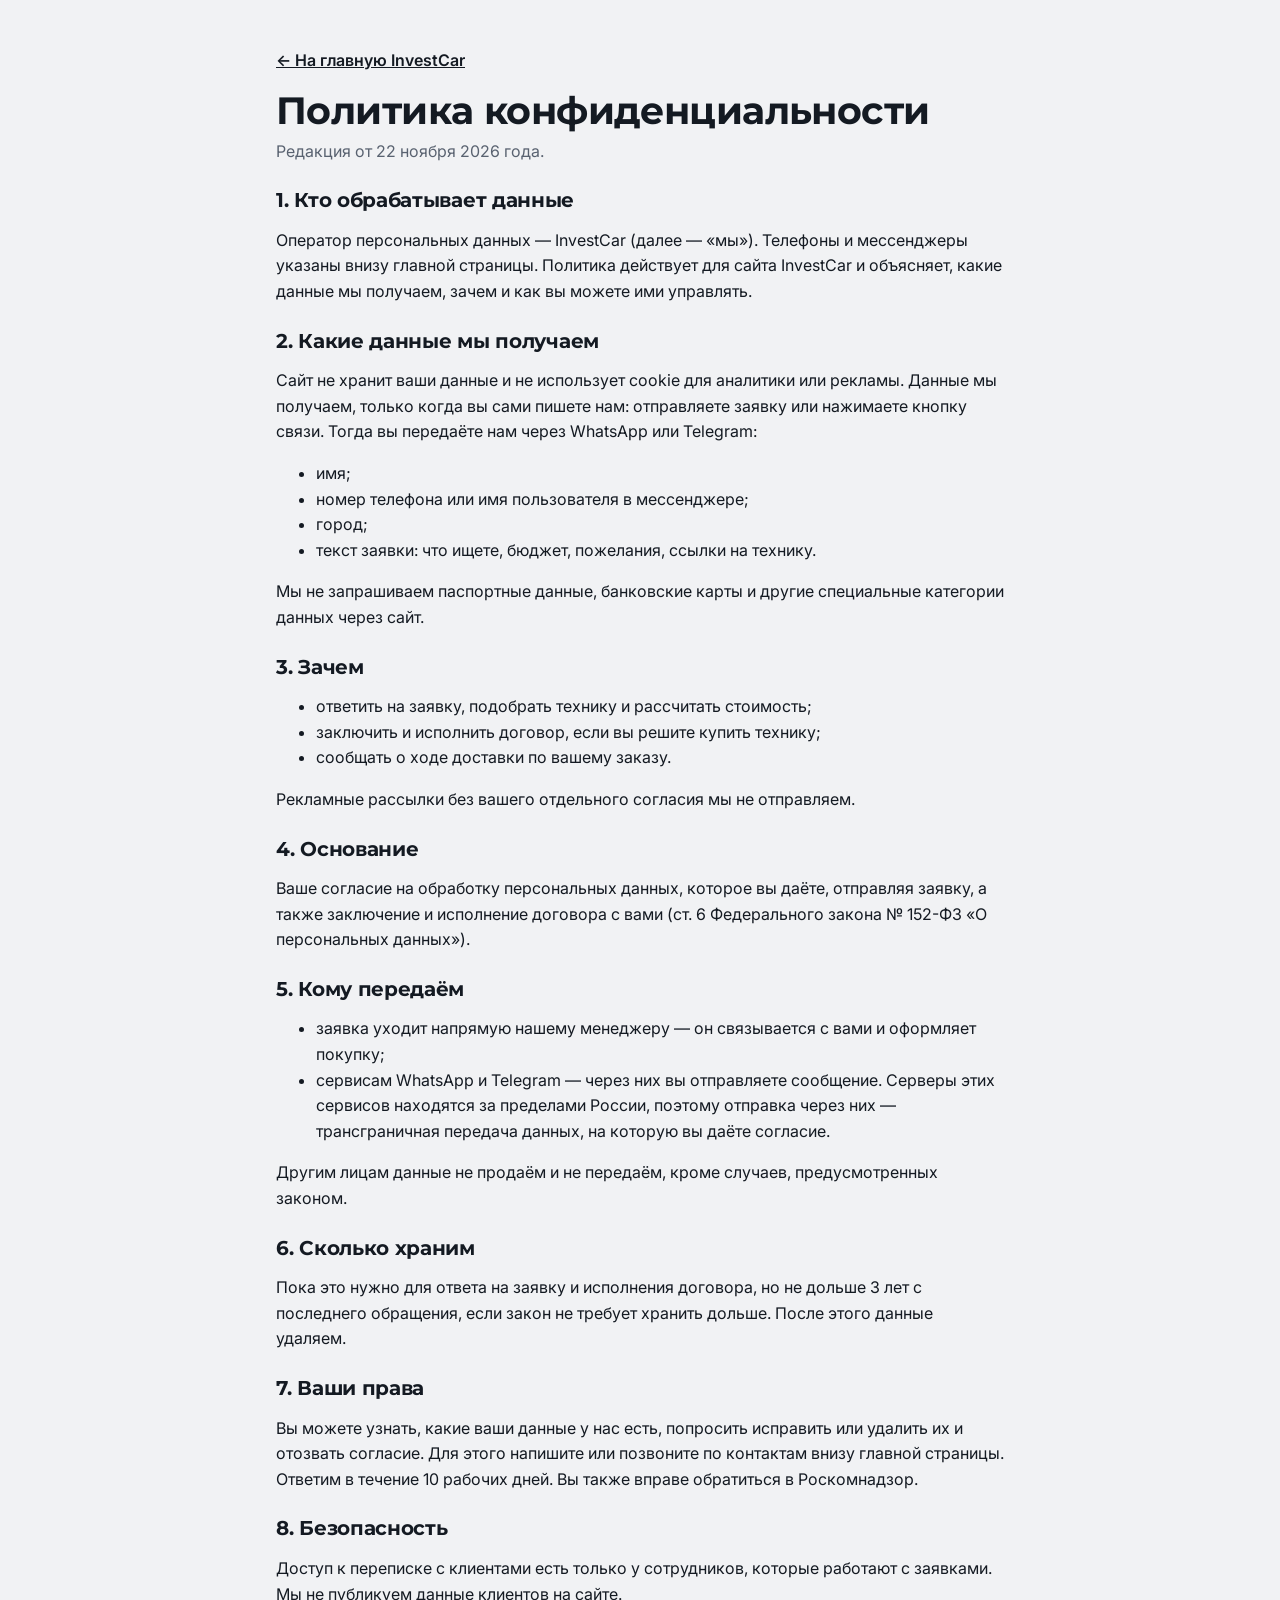
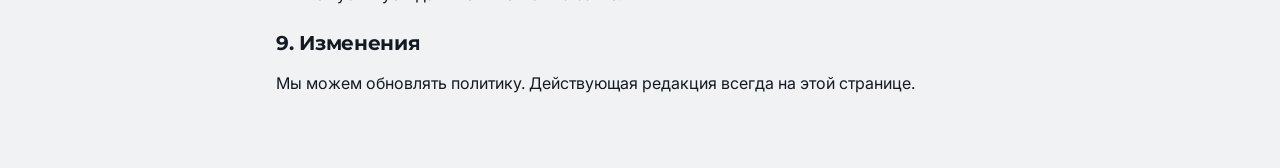
<file: privacy.html>
<!doctype html>
<html lang="ru">
<head>
<meta charset="utf-8">
<meta name="viewport" content="width=device-width,initial-scale=1,viewport-fit=cover">
<meta name="robots" content="noindex">
<title>Политика конфиденциальности — InvestCar</title>
<meta name="x-desc" content="Новые квадроциклы, багги, снегоходы, гидроциклы и мотоциклы из Канады. Цены за технику в Москве, в долларах и рублях по курсу на сегодня.">
<link rel="preconnect" href="https://fonts.googleapis.com">
<link rel="preconnect" href="https://fonts.gstatic.com" crossorigin>
<link rel="stylesheet" href="https://fonts.googleapis.com/css2?family=Montserrat:wght@600;700;800&family=Inter:wght@400;500;600;700&family=Barlow+Condensed:ital,wght@1,800&display=swap">
<link rel="stylesheet" href="assets/site.css?v=20261122b">
<link rel="icon" href="img/favicon.png" type="image/png">
</head>
<body>
<main class="legal"><div class="wrap">
<p><a class="back" href="./">← На главную InvestCar</a></p>
<h1>Политика конфиденциальности</h1>
<p class="lead">Редакция от 22 ноября 2026 года.</p>
<h2>1. Кто обрабатывает данные</h2>
<p>Оператор персональных данных — InvestCar (далее — «мы»). Телефоны и мессенджеры указаны внизу главной страницы. Политика действует для сайта InvestCar и объясняет, какие данные мы получаем, зачем и как вы можете ими управлять.</p>
<h2>2. Какие данные мы получаем</h2>
<p>Сайт не хранит ваши данные и не использует cookie для аналитики или рекламы. Данные мы получаем, только когда вы сами пишете нам: отправляете заявку или нажимаете кнопку связи. Тогда вы передаёте нам через WhatsApp или Telegram:</p>
<ul><li>имя;</li><li>номер телефона или имя пользователя в мессенджере;</li><li>город;</li><li>текст заявки: что ищете, бюджет, пожелания, ссылки на технику.</li></ul>
<p>Мы не запрашиваем паспортные данные, банковские карты и другие специальные категории данных через сайт.</p>
<h2>3. Зачем</h2>
<ul><li>ответить на заявку, подобрать технику и рассчитать стоимость;</li><li>заключить и исполнить договор, если вы решите купить технику;</li><li>сообщать о ходе доставки по вашему заказу.</li></ul>
<p>Рекламные рассылки без вашего отдельного согласия мы не отправляем.</p>
<h2>4. Основание</h2>
<p>Ваше согласие на обработку персональных данных, которое вы даёте, отправляя заявку, а также заключение и исполнение договора с вами (ст. 6 Федерального закона № 152-ФЗ «О персональных данных»).</p>
<h2>5. Кому передаём</h2>
<ul><li>заявка уходит напрямую нашему менеджеру — он связывается с вами и оформляет покупку;</li><li>сервисам WhatsApp и Telegram — через них вы отправляете сообщение. Серверы этих сервисов находятся за пределами России, поэтому отправка через них — трансграничная передача данных, на которую вы даёте согласие.</li></ul>
<p>Другим лицам данные не продаём и не передаём, кроме случаев, предусмотренных законом.</p>
<h2>6. Сколько храним</h2>
<p>Пока это нужно для ответа на заявку и исполнения договора, но не дольше 3 лет с последнего обращения, если закон не требует хранить дольше. После этого данные удаляем.</p>
<h2>7. Ваши права</h2>
<p>Вы можете узнать, какие ваши данные у нас есть, попросить исправить или удалить их и отозвать согласие. Для этого напишите или позвоните по контактам внизу главной страницы. Ответим в течение 10 рабочих дней. Вы также вправе обратиться в Роскомнадзор.</p>
<h2>8. Безопасность</h2>
<p>Доступ к переписке с клиентами есть только у сотрудников, которые работают с заявками. Мы не публикуем данные клиентов на сайте.</p>
<h2>9. Изменения</h2>
<p>Мы можем обновлять политику. Действующая редакция всегда на этой странице.</p>

</div></main>
</body>
</html>
</file>
<file: assets/site.css>
/* Palette from the subject: taiga spruce, birch, the sand-coloured bumpers and wheels, hi-vis signal orange. */
:root{
  --birch:#f1f2f4; --paper:#ffffff; --paper-2:#e2e6ec; --ink:#141a22; --fog:#596270; --line:#d3d8e0;
  --spruce:#18222f; --spruce-2:#243245; --sand:#e3b35b; --sand-ink:#7a5a1c;
  --signal:#2b6fd6; --signal-ink:#ffffff;
  --ok:#2e7d4f; --ok-soft:#dcefe2; --road:#2f6c96; --road-soft:#dbe8f2; --made:#6f55a0; --made-soft:#e8e1f3; --order:#5f6a63; --order-soft:#e4e8e2; --res:#9a4f16; --res-soft:#f5e4d4;
  --f-head:"Montserrat",system-ui,sans-serif; --f-body:"Inter",system-ui,-apple-system,"Segoe UI",sans-serif;
  color-scheme:light;
}
@media (prefers-color-scheme: dark){:root:not([data-theme="light"]){
  --birch:#0f141a; --paper:#18211c; --paper-2:#212c25; --ink:#e8ede9; --fog:#9ba79f; --line:#2d3831;
  --spruce:#0d131b; --spruce-2:#182230; --sand:#c9b48a; --sand-ink:#e3d3b0;
  --signal:#4d8bf0; --signal-ink:#1a0b03;
  --ok:#6cc690; --ok-soft:#1a3225; --road:#7ab4dc; --road-soft:#162b3a; --made:#b79ae0; --made-soft:#2a2238; --order:#a6aea8; --order-soft:#252d28; --res:#e6a067; --res-soft:#3a2818;
  color-scheme:dark}}
:root[data-theme="dark"]{
  --birch:#0f141a; --paper:#18211c; --paper-2:#212c25; --ink:#e8ede9; --fog:#9ba79f; --line:#2d3831;
  --spruce:#0d131b; --spruce-2:#182230; --sand:#c9b48a; --sand-ink:#e3d3b0;
  --signal:#4d8bf0; --signal-ink:#1a0b03;
  --ok:#6cc690; --ok-soft:#1a3225; --road:#7ab4dc; --road-soft:#162b3a; --made:#b79ae0; --made-soft:#2a2238; --order:#a6aea8; --order-soft:#252d28; --res:#e6a067; --res-soft:#3a2818;
  color-scheme:dark}
*{box-sizing:border-box}
[hidden]{display:none!important}
html{scroll-behavior:smooth;scroll-padding-top:72px}
@media (prefers-reduced-motion:reduce){html{scroll-behavior:auto}*{transition:none!important;animation:none!important}}
body{margin:0;background:var(--birch);color:var(--ink);font-family:var(--f-body);font-size:16px;line-height:1.55;-webkit-text-size-adjust:100%}
img{max-width:100%;display:block}
a{color:inherit}
:focus-visible{outline:2px solid var(--signal);outline-offset:2px}
.wrap{max-width:1160px;margin:0 auto;padding-inline:16px}
.num{font-variant-numeric:tabular-nums}
h1,h2,h3{font-family:var(--f-head);font-weight:600;letter-spacing:.005em;line-height:1.08;margin:0}
h2{font-size:clamp(28px,4.2vw,40px)}
.lead{color:var(--fog);max-width:60ch;margin:8px 0 0}

/* Buttons */
.btn{display:inline-flex;align-items:center;justify-content:center;gap:8px;font:inherit;font-weight:600;font-size:15px;border:1.5px solid var(--line);background:var(--paper);color:var(--ink);border-radius:6px;padding:10px 16px;cursor:pointer;text-decoration:none;min-height:44px}
.btn:hover{border-color:var(--fog)}
.btn.primary{background:var(--signal);border-color:var(--signal);color:var(--signal-ink)}
.btn.primary:hover{filter:brightness(1.06)}
.btn.ghost-light{background:transparent;border-color:rgba(255,255,255,.35);color:#fff}
.btn.ghost-light:hover{border-color:#fff}

/* Top bar */
.top{position:sticky;top:0;z-index:20;background:var(--spruce);color:#eef2ee}
.top .wrap{display:flex;align-items:center;gap:12px;min-height:60px}
.logo{display:flex;align-items:center;gap:10px;text-decoration:none;color:#fff;font-family:var(--f-head);font-weight:600;font-size:20px;letter-spacing:.01em;margin-right:auto;white-space:nowrap}
.logo svg{width:30px;height:30px;flex:0 0 auto}
.topnav{display:flex;gap:2px}
.topnav a{color:#cdd5e0;text-decoration:none;font-size:15px;padding:8px 10px;border-radius:6px}
.topnav a:hover{color:#fff;background:var(--spruce-2)}
@media (max-width:820px){.topnav{display:none}}
.city{display:flex;background:var(--spruce-2);border-radius:999px;padding:3px}
.city button{font:inherit;font-size:14px;font-weight:600;border:0;background:none;color:#cdd5e0;padding:6px 11px;border-radius:999px;cursor:pointer;min-height:34px}
.city button[aria-pressed="true"]{background:var(--sand);color:#2a2213}

/* Hero: the route is the characteristic thing */
.hero{background:var(--spruce);color:#eef2ee;padding:36px 0 40px;overflow:hidden}
.hero h1{font-size:clamp(34px,6vw,64px);text-transform:none;max-width:16ch;text-wrap:balance;color:#fff}
.hero .lead{color:#b6c0cd;font-size:17px;max-width:54ch}
.hero-row{display:grid;grid-template-columns:1fr auto;gap:24px 40px;align-items:end}
@media (max-width:820px){.hero-row{grid-template-columns:1fr}}
.rate{border:1.5px solid var(--sand);border-radius:8px;padding:14px 18px;min-width:230px}
.rate .v{font-family:var(--f-head);font-size:40px;line-height:1;color:var(--sand)}
.rate .l{font-size:14px;color:#b6c0cd;margin-top:6px}
.hero .cta{display:flex;flex-wrap:wrap;gap:10px;margin-top:22px}

.route{margin-top:36px;position:relative}
.route ol{list-style:none;margin:0;padding:0;display:grid;grid-template-columns:repeat(4,1fr);position:relative}
.route ol::before{content:"";position:absolute;left:8px;right:8px;top:9px;height:3px;background:repeating-linear-gradient(90deg,var(--sand) 0 14px,transparent 14px 22px)}
.route li{position:relative;padding-top:30px;padding-right:12px}
.route li::before{content:"";position:absolute;top:0;left:0;width:21px;height:21px;border-radius:50%;background:var(--spruce);border:3px solid var(--sand)}
.route li.live::before{background:var(--sand)}
.route .place{font-family:var(--f-head);font-size:clamp(22px,3.2vw,34px);color:#fff;line-height:1}
.route .what{font-size:14px;color:#b6c0cd;margin-top:6px}
.route .cnt{display:inline-block;margin-top:8px;font-size:14px;font-weight:600;color:#2a2213;background:var(--sand);border-radius:4px;padding:1px 8px}
@media (max-width:640px){
  .route ol{grid-template-columns:1fr;gap:18px}
  .route ol::before{left:9px;right:auto;top:8px;bottom:8px;width:3px;height:auto;background:repeating-linear-gradient(180deg,var(--sand) 0 12px,transparent 12px 19px)}
  .route li{padding:0 0 0 38px}
}

/* Sections */
section.block{padding:52px 0 8px}
.block-h{display:flex;flex-wrap:wrap;align-items:end;justify-content:space-between;gap:12px 24px;margin-bottom:18px}

/* Catalog */
.catnav{position:sticky;top:60px;z-index:10;background:var(--birch);padding:10px 0 2px}
.filter{padding:0 0 8px;display:flex;gap:8px;overflow-x:auto;scrollbar-width:none}
.filter::-webkit-scrollbar{display:none}
.filter button{flex:0 0 auto;font:inherit;font-size:15px;font-weight:600;border:1.5px solid var(--line);background:var(--paper);color:var(--ink);border-radius:999px;padding:7px 14px;cursor:pointer;min-height:40px}
.filter button span{color:var(--fog);font-weight:500;margin-left:5px}
.filter button[aria-pressed="true"]{background:var(--ink);border-color:var(--ink);color:var(--birch)}
.filter button[aria-pressed="true"] span{color:var(--birch);opacity:.7}
.grp{margin-top:22px}
.grp-h{display:flex;flex-wrap:wrap;align-items:baseline;gap:6px 14px;margin-bottom:12px}
.grp-h h3{font-size:24px}
.grp-h p{margin:0;color:var(--fog);font-size:15px}
.grid{display:grid;grid-template-columns:repeat(auto-fill,minmax(270px,1fr));gap:16px}
.card{background:var(--paper);border:1px solid var(--line);border-radius:8px;overflow:hidden;display:flex;flex-direction:column}
.card .body{padding:14px 16px 16px;display:flex;flex-direction:column;gap:10px;flex:1}
.card h4{font-family:var(--f-head);font-weight:600;font-size:22px;line-height:1.1;margin:0}
.card h4 a{text-decoration:none}
.card h4 a:hover{text-decoration:underline;text-underline-offset:3px}
.meta{color:var(--fog);font-size:14px;margin-top:3px}
.price .usd{font-family:var(--f-head);font-size:30px;line-height:1}
.price .rub{color:var(--fog);font-size:14px;margin-top:4px}
.price .soon{font-weight:600}
.facts{display:grid;grid-template-columns:auto 1fr;gap:3px 12px;margin:0;font-size:14px;padding-top:10px;border-top:1px solid var(--line)}
.facts dt{color:var(--fog)}
.facts dd{margin:0;font-weight:600}
.card .actions{display:flex;flex-wrap:wrap;gap:8px;margin-top:auto}
.card .actions .btn{flex:1 1 auto;padding:10px 12px;white-space:nowrap}
.card .actions .btn.primary{flex:1 1 150px}

/* Photo gallery */
.ph{position:relative;aspect-ratio:4/3;background:var(--paper-2);overflow:hidden}
.gal{position:absolute;inset:0;display:flex;overflow-x:auto;scroll-snap-type:x mandatory;scrollbar-width:none;overscroll-behavior-x:contain}
.gal::-webkit-scrollbar{display:none}
.gal img{flex:0 0 100%;width:100%;height:100%;object-fit:contain;scroll-snap-align:start}
.gnav{position:absolute;top:50%;transform:translateY(-50%);width:38px;height:38px;border-radius:50%;border:0;background:rgba(10,15,12,.55);color:#fff;font-size:20px;line-height:38px;text-align:center;cursor:pointer;opacity:0;transition:opacity .15s}
.ph:hover .gnav,.gnav:focus-visible{opacity:1}
.gnav.prev{left:8px}.gnav.next{right:8px}
@media (hover:none){.gnav{display:none}}
.dots{position:absolute;bottom:10px;left:0;right:0;display:flex;justify-content:center;gap:6px;pointer-events:none}
.dots i{width:7px;height:7px;border-radius:50%;background:rgba(255,255,255,.55);box-shadow:0 0 0 1px rgba(0,0,0,.25)}
.dots i.on{background:#fff}
.noimg{position:absolute;inset:0;display:flex;flex-direction:column;align-items:center;justify-content:center;gap:8px;color:var(--fog);font-size:14px}
.noimg svg{width:110px;height:auto;opacity:.5}
.qty{position:absolute;top:10px;right:10px;background:var(--ink);color:var(--birch);font-weight:700;font-size:14px;border-radius:5px;padding:2px 9px}
.pills{position:absolute;top:10px;left:10px;display:flex;flex-wrap:wrap;gap:6px;max-width:calc(100% - 80px)}
.pill{display:inline-block;font-size:13px;font-weight:600;border-radius:999px;padding:3px 10px;white-space:nowrap}
.p-stock{background:var(--ok-soft);color:var(--ok)}
.p-road{background:var(--road-soft);color:var(--road)}
.p-made{background:var(--made-soft);color:var(--made)}
.p-order{background:var(--order-soft);color:var(--order)}
.p-res{background:var(--res-soft);color:var(--res)}
.p-free{background:#1e8449;color:#fff}

/* How we work: a real sequence */
.steps{list-style:none;margin:0;padding:0;display:grid;grid-template-columns:repeat(auto-fit,minmax(200px,1fr));gap:0;counter-reset:s;border-top:2px solid var(--ink)}
.steps li{counter-increment:s;padding:16px 18px 18px 0;border-bottom:1px solid var(--line)}
.steps li::before{content:counter(s);display:block;font-family:var(--f-head);font-size:44px;line-height:1;color:var(--sand-ink);margin-bottom:8px}
.steps h3{font-size:21px}
.steps p{margin:6px 0 0;color:var(--fog);font-size:15px}

/* FAQ */
.faq{max-width:820px}
.faq details{border-bottom:1px solid var(--line)}
.faq summary{cursor:pointer;list-style:none;padding:16px 36px 16px 0;font-weight:600;font-size:17px;position:relative}
.faq summary::-webkit-details-marker{display:none}
.faq summary::after{content:"+";position:absolute;right:4px;top:12px;font-size:24px;font-weight:400;color:var(--fog)}
.faq details[open] summary::after{content:"−"}
.faq details p{margin:0 0 16px;color:var(--fog);max-width:68ch}

/* Request form */
.req{background:var(--spruce);color:#eef2ee;border-radius:10px;padding:28px 24px;display:grid;grid-template-columns:1fr 1.2fr;gap:24px 40px;margin-top:8px}
@media (max-width:820px){.req{grid-template-columns:1fr;padding:24px 18px}}
.req h2{color:#fff}
.req .lead{color:#b6c0cd}
.req form{display:grid;grid-template-columns:1fr 1fr;gap:12px}
@media (max-width:520px){.req form{grid-template-columns:1fr}}
.req label{display:flex;flex-direction:column;gap:5px;font-size:14px;color:#cdd5e0}
.req .full{grid-column:1/-1}
.req input,.req select,.req textarea{font:inherit;font-size:16px;background:var(--spruce-2);border:1.5px solid #3a4b63;color:#fff;border-radius:6px;padding:10px 12px;width:100%;min-height:44px}
.req textarea{min-height:80px;resize:vertical}
.req input:focus,.req select:focus,.req textarea:focus{border-color:var(--sand);outline:none}
.req .send{grid-column:1/-1;display:flex;flex-wrap:wrap;gap:10px;align-items:center}
.req .hint{font-size:13px;color:#9aa6b6}

/* Footer */
footer{margin-top:56px;background:var(--spruce);color:#cdd5e0;padding:36px 0 28px}
footer .cols{display:grid;grid-template-columns:repeat(auto-fit,minmax(240px,1fr));gap:24px}
footer h3{color:#fff;font-size:22px}
footer p{margin:6px 0 0;font-size:15px}
footer a.tel{color:#fff;font-weight:600;text-decoration:none;font-size:18px}
footer .small{font-size:13px;color:#8f9bab;margin-top:28px}

/* Model page */
.crumbs{padding:18px 0 4px;font-size:15px}
.crumbs a{color:var(--fog)}
.model{display:grid;grid-template-columns:1.15fr 1fr;gap:28px;align-items:start;padding-top:10px}
@media (max-width:860px){.model{grid-template-columns:1fr}}
.model .ph{border-radius:8px}
.thumbs{display:flex;gap:8px;margin-top:10px;overflow-x:auto;scrollbar-width:thin;padding-bottom:4px}
.thumbs button{flex:0 0 auto;width:72px;height:72px;padding:0;border:2px solid transparent;border-radius:6px;overflow:hidden;cursor:pointer;background:var(--paper-2)}
.thumbs button[aria-current="true"]{border-color:var(--signal)}
.thumbs img{width:100%;height:100%;object-fit:cover}
.model h1{font-size:clamp(32px,4.6vw,48px)}
.model .price .usd{font-size:44px}
.model .facts{font-size:16px;gap:6px 16px;margin-top:4px}
.model .pane{display:flex;flex-direction:column;gap:16px}
.model .actions{display:flex;flex-wrap:wrap;gap:10px}
.note{background:var(--paper);border:1px solid var(--line);border-radius:8px;padding:14px 16px;font-size:15px;color:var(--fog)}
.note b{color:var(--ink)}

/* Contact sheet */
.sheet-bg{position:fixed;inset:0;z-index:40;background:rgba(8,12,10,.55);display:flex;align-items:flex-end;justify-content:center}
@media (min-width:640px){.sheet-bg{align-items:center}}
.sheet{background:var(--paper);color:var(--ink);width:min(460px,100%);border-radius:14px 14px 0 0;padding:20px 18px calc(18px + env(safe-area-inset-bottom,0px));display:flex;flex-direction:column;gap:12px;max-height:90vh;overflow:auto}
@media (min-width:640px){.sheet{border-radius:12px}}
.sheet h3{font-size:24px}
.sheet .sub{color:var(--fog);font-size:15px}
.seller{border:1px solid var(--line);border-radius:8px;padding:12px}
.seller .who{font-weight:600}
.seller .where{color:var(--fog);font-size:14px}
.seller .tel .num{white-space:nowrap}
.seller .tel{display:flex;align-items:center;gap:8px;justify-content:space-between;margin-top:8px;font-size:18px;font-weight:600}
.seller .row{display:flex;gap:8px;margin-top:10px}
.seller .row .btn{flex:1}
.sheet .close{background:none;border:0;font:inherit;color:var(--fog);padding:8px;cursor:pointer;align-self:center}
.toast{position:fixed;left:50%;bottom:calc(20px + env(safe-area-inset-bottom,0px));transform:translateX(-50%);background:var(--ink);color:var(--birch);padding:10px 16px;border-radius:6px;font-weight:600;font-size:14px;z-index:50}
.updated{color:var(--fog);font-size:13px;margin-top:18px}

@media (max-width:440px){.logo{font-size:17px;gap:8px}.logo svg{width:26px;height:26px}.city button{padding:6px 9px;font-size:13px}.top .wrap{gap:8px}}
@media (max-width:360px){.logo span{display:none}}

/* Hero photo: the sharp photo is shown whole (top to wheels) on the right; behind the text, a blurred, darkened copy of the same forest fills any width. */
.hero{position:relative;min-height:clamp(520px,44vw,640px);display:flex;align-items:center;padding:48px 0;background:
  linear-gradient(90deg,rgba(20,28,40,.9),rgba(20,28,40,.72)),
  url("../img/hero-blur.jpg") center/cover no-repeat, var(--spruce)}
.hero-photo{position:absolute;top:0;bottom:0;right:0;aspect-ratio:1448/1086;max-width:72%;
  background:url("../img/hero-photo.jpg") center/cover no-repeat;
  -webkit-mask-image:linear-gradient(90deg,transparent 0,#000 28%);mask-image:linear-gradient(90deg,transparent 0,#000 28%)}
@media (min-width:1500px){.hero-photo{right:calc((100vw - 1160px)/2 - 140px);
  -webkit-mask-image:linear-gradient(90deg,transparent 0,#000 28%,#000 86%,transparent 100%);mask-image:linear-gradient(90deg,transparent 0,#000 28%,#000 86%,transparent 100%)}}
.hero .wrap{width:100%}
.hero .hero-row{grid-template-columns:minmax(0,600px) 1fr;align-items:stretch}
.hero .wrap{position:static}
.hero .hero-row{position:static}
.hero .hero-row>div:first-child{position:relative;z-index:1}
.hero .rate{position:absolute;z-index:2;top:16px;right:max(16px,calc((100vw - 1160px)/2 + 16px));min-width:0;padding:10px 16px;background:rgba(20,28,40,.72);backdrop-filter:blur(4px);-webkit-backdrop-filter:blur(4px)}
.hero .rate .v{font-size:22px}
.hero .rate{padding:7px 12px;border-width:1px;border-color:rgba(253,190,0,.55);border-radius:10px;background:rgba(31,35,40,.5);backdrop-filter:blur(6px);-webkit-backdrop-filter:blur(6px)}
.hero .rate .l{font-size:12px;margin-top:3px;color:rgba(255,255,255,.78)}
.hero h1,.hero .lead{text-shadow:0 1px 12px rgba(0,0,0,.35)}
.route-band{background:var(--spruce);color:#eef2ee;padding:26px 0 30px;border-top:1px solid rgba(201,180,138,.25)}
.route-band .route{margin-top:0}
@media (max-width:820px){
  .hero{min-height:0;display:block;padding:calc(100vw * .9) 0 32px;background:
    linear-gradient(180deg,rgba(20,28,40,0) 0%,rgba(20,28,40,0) calc(100vw * .78),var(--spruce) calc(100vw * .98)),
    url("../img/hero-mobile.jpg") center top/100% auto no-repeat, var(--spruce)}
  .hero-photo{display:none}
  .hero .hero-row{grid-template-columns:1fr}
  .hero .rate{position:absolute;top:12px;right:12px;padding:6px 10px}
  .hero .rate .v{font-size:18px}
  .hero .rate .l{font-size:11px}
}

/* Wordmark: the domain itself is the name. */
.logo{font-size:26px;letter-spacing:.02em}
.logo .t,[data-sitename] .t{color:var(--sand)}
.logo svg{width:36px;height:36px}
footer [data-sitename]{font-size:28px}
@media (max-width:440px){.logo{font-size:21px}}

/* Alternative to the deposit step: pay in full, rate locked. */
.payfull{margin-top:18px;border-left:4px solid var(--signal);background:var(--paper);border-radius:0 8px 8px 0;padding:14px 18px;max-width:760px}
.payfull h3{font-size:21px}
.payfull p{margin:6px 0 0;color:var(--fog)}

.desc{max-width:72ch;margin-top:36px;padding-top:24px;border-top:1px solid var(--line)}
.desc h2{font-family:var(--f-head);font-weight:600;font-size:26px;margin:0 0 14px}
.desc p{margin:0 0 14px;font-size:16px;line-height:1.6;color:var(--ink)}
.desc p b{font-weight:700}

.kinds{display:flex;gap:8px;margin-bottom:8px;overflow-x:auto;scrollbar-width:none}
.kinds::-webkit-scrollbar{display:none}
.kinds a{flex:0 0 auto;display:inline-flex;align-items:center;gap:8px;text-decoration:none;color:var(--ink);background:var(--paper);border:1.5px solid var(--line);border-radius:10px;padding:8px 14px;font-weight:700;font-size:16px;min-height:44px}
.kinds a:hover{border-color:var(--fog)}
.kinds a svg{width:30px;height:20px;flex:0 0 auto;color:var(--fog)}
.kinds a span{color:var(--fog);font-weight:500}
.kind{scroll-margin-top:190px;margin-top:30px}
.kind:first-child{margin-top:8px}
.kind>h3{display:flex;align-items:center;gap:10px;font-size:30px;margin:0;padding-top:14px;border-top:2px solid var(--line)}
.kind>h3 svg{width:42px;height:26px;color:var(--fog)}
.kind .grp-h h4{font-size:21px;margin:0}
@media (max-width:480px){.kinds a{padding:7px 10px;font-size:15px;gap:6px}.kinds a svg{width:24px;height:16px}.kind>h3{font-size:26px}}

.gal img.fill{object-fit:cover}

/* Calculator */
.calc-box{display:grid;grid-template-columns:repeat(auto-fit,minmax(280px,1fr));gap:0;border:1.5px solid var(--line);border-radius:10px;overflow:hidden;background:var(--paper)}
.calc-in{padding:22px;display:flex;flex-direction:column;gap:14px}
.calc-out{padding:22px;background:var(--spruce);color:#eef2ee;display:flex;flex-direction:column;gap:6px;justify-content:center}
.seg{display:flex;border:1.5px solid var(--line);border-radius:8px;overflow:hidden}
.seg button{flex:1;font:inherit;font-weight:600;font-size:15px;min-height:44px;border:0;background:transparent;color:var(--fog);cursor:pointer;padding:8px 10px}
.seg button+button{border-left:1.5px solid var(--line)}
.seg button[aria-checked="true"]{background:var(--ink);color:var(--paper)}
.calc-lbl{font-size:13px;font-weight:600;color:var(--fog)}
.calc-price{font:inherit;font-size:24px;font-weight:600;border:1.5px solid var(--line);border-radius:8px;padding:10px 14px;background:var(--paper);color:var(--ink);width:100%;min-height:52px}
.calc-price:focus{outline:none;border-color:var(--signal)}
.calc-cap{font-size:12px;text-transform:uppercase;letter-spacing:.08em;color:#a9b8ae;font-weight:600}
.calc-usd{font-family:var(--f-head);font-size:48px;line-height:1.05;color:#fff}
.calc-rub{font-size:17px;color:var(--sand)}
.calc-note{font-size:13px;color:#a9b8ae;margin:8px 0 6px;max-width:42ch}
.calc-out .btn{align-self:flex-start}
@media (max-width:440px){.calc-usd{font-size:40px}.calc-in,.calc-out{padding:18px}}
.calc-src{margin:0;font-size:15px;color:var(--ink)}
.calc-src a{white-space:nowrap;color:var(--signal);font-weight:600;text-decoration:underline;text-underline-offset:3px}

/* Montserrat + Inter (31.10.2026) */
h1,h2,h3,.card h4,.desc h2{letter-spacing:-.015em;font-weight:700}
.hero h1{font-size:clamp(30px,5vw,54px);max-width:18ch}

/* Hero (31.10.2026): solid top-bar colour up to the start of the second button, then one long soft fade into the photo. */
@media (min-width:821px){
  .hero{--lx:max(16px,(100vw - 1160px)/2 + 16px);--g0:calc(var(--lx) + 182px);--g1:calc(var(--lx) + 970px);background:url("../img/hero-blur.jpg") center/cover no-repeat,var(--spruce)}
  .hero-photo{-webkit-mask-image:linear-gradient(90deg,transparent 0,rgba(0,0,0,.35) 10%,rgba(0,0,0,.75) 22%,#000 34%);mask-image:linear-gradient(90deg,transparent 0,rgba(0,0,0,.35) 10%,rgba(0,0,0,.75) 22%,#000 34%)}
  .hero::after{content:"";position:absolute;inset:0;pointer-events:none;background:linear-gradient(90deg,
    var(--spruce) 0,var(--spruce) var(--g0),
    color-mix(in srgb,var(--spruce) 97%,transparent) calc(var(--g0) + (var(--g1) - var(--g0)) * .12),
    color-mix(in srgb,var(--spruce) 90%,transparent) calc(var(--g0) + (var(--g1) - var(--g0)) * .25),
    color-mix(in srgb,var(--spruce) 78%,transparent) calc(var(--g0) + (var(--g1) - var(--g0)) * .38),
    color-mix(in srgb,var(--spruce) 62%,transparent) calc(var(--g0) + (var(--g1) - var(--g0)) * .5),
    color-mix(in srgb,var(--spruce) 44%,transparent) calc(var(--g0) + (var(--g1) - var(--g0)) * .62),
    color-mix(in srgb,var(--spruce) 27%,transparent) calc(var(--g0) + (var(--g1) - var(--g0)) * .75),
    color-mix(in srgb,var(--spruce) 12%,transparent) calc(var(--g0) + (var(--g1) - var(--g0)) * .88),
    transparent var(--g1))}
  .hero .rate{z-index:2}
}
@media (min-width:1500px){.hero-photo{-webkit-mask-image:linear-gradient(90deg,transparent 0,rgba(0,0,0,.35) 10%,rgba(0,0,0,.75) 22%,#000 34%,#000 86%,transparent 100%);mask-image:linear-gradient(90deg,transparent 0,rgba(0,0,0,.35) 10%,rgba(0,0,0,.75) 22%,#000 34%,#000 86%,transparent 100%)}}
@media (min-width:1500px){.hero{background:linear-gradient(270deg,var(--spruce) 0,var(--spruce) calc((100vw - 1160px)/2 - 140px),transparent calc((100vw - 1160px)/2 - 40px)),url("../img/hero-blur.jpg") center/cover no-repeat,var(--spruce)}}

/* Proportions (31.10.2026): golden ratio φ ≈ 1.618 — type scale 16 / 26 / 42, spacing 26 / 42 / 68, splits 1 : 1.618. */
h2{font-size:clamp(28px,4.2vw,42px)}
section.block{padding:68px 0 0}
.block .sub,.block>.wrap>p{margin-bottom:26px}
.grid{gap:26px}
.p-free{padding:3px 12px}
@media (min-width:821px){
  .hero .hero-row{grid-template-columns:minmax(0,1.618fr) minmax(0,1fr)}
  .hero h1{font-size:clamp(34px,3.8vw,48px);max-width:none}
  .hero .lead{max-width:none}
  .calc-box{grid-template-columns:1.618fr 1fr}
  .req{grid-template-columns:1fr 1.618fr;gap:26px 42px;padding:42px}
}
@media (min-width:861px){.model{grid-template-columns:1.618fr 1fr;gap:42px}}

/* 31.10.2026: hero + route band fit in one screen; status pills stacked, «Доступно» a bit longer than «В пути». */
@media (min-width:821px){.hero{min-height:clamp(440px,calc(100svh - var(--topbar,86px) - var(--routeband,216px)),640px)}}
.pills{flex-direction:column;align-items:flex-start}
.p-free{padding:3px 14px}

/* Б/У из Канады */
.uc-filters{display:flex;flex-direction:column;gap:8px;margin:0 0 18px}
.uc-grid{display:grid;grid-template-columns:repeat(auto-fill,minmax(290px,1fr));gap:18px}
.uc{background:var(--paper);border:1px solid var(--line);border-radius:10px;overflow:hidden;display:flex;flex-direction:column}
.uc-plate{position:relative;display:flex;flex-direction:column;min-height:186px;padding:16px 18px 16px;background:#1f2328;color:#fff;text-decoration:none;overflow:hidden;isolation:isolate}
.uc-topo{position:absolute;inset:0;width:100%;height:100%;z-index:-1}
.uc-topo path{fill:none;stroke:rgba(255,255,255,.075);stroke-width:1}
.uc-row{display:flex;align-items:center;justify-content:space-between;gap:10px}
.uc-kind{font-size:13px;font-weight:600;color:rgba(255,255,255,.72)}
.uc-year{font-family:var(--f-head);font-weight:800;font-size:15px;line-height:1;color:#1f2328;background:var(--signal);border-radius:6px;padding:5px 8px}
.uc-make{margin-top:18px;font-family:"Barlow Condensed",var(--f-head);font-weight:800;font-style:italic;font-size:16px;letter-spacing:.05em;text-transform:uppercase;color:rgba(255,255,255,.72)}
.uc-fam{font-family:"Barlow Condensed",var(--f-head);font-weight:800;font-style:italic;font-size:clamp(36px,4.6vw,44px);line-height:.92;letter-spacing:-.005em;white-space:nowrap;overflow:hidden;text-overflow:ellipsis}
.uc-trim{margin-top:3px;font-size:14px;font-weight:600;color:rgba(255,255,255,.82);white-space:nowrap;overflow:hidden;text-overflow:ellipsis}
.uc-km{margin-top:auto;padding-top:14px}
.uc-bar{display:block;height:5px;border-radius:5px;background:rgba(255,255,255,.16);overflow:hidden}
.uc-bar i{display:block;height:100%;background:var(--signal);border-radius:5px}
.uc-kml{display:flex;justify-content:space-between;margin-top:6px;font-size:12px;color:rgba(255,255,255,.7)}
.uc-kml b{color:#fff;font-weight:600}
.uc-plate:hover .uc-fam,.uc-plate:focus-visible .uc-fam{color:var(--signal)}
.uc-body{padding:16px 18px 18px;display:flex;flex-direction:column;gap:12px;flex:1}
.uc-price{display:flex;flex-direction:column;gap:2px}
.uc-usd{font-family:var(--f-head);font-weight:700;font-size:30px;line-height:1.05;letter-spacing:-.01em}
.uc-rub{font-size:14px;color:var(--fog)}
.uc-chips{display:flex;flex-wrap:wrap;gap:6px}
.uc-chips span{font-size:13px;font-weight:600;background:var(--paper-2);border-radius:8px;padding:5px 9px}
.uc-where a{color:var(--ink);font-weight:600;text-underline-offset:3px;white-space:nowrap}
.uc-fam.is-long{font-size:clamp(30px,3.7vw,36px);line-height:1}
.uc-more{display:none}
.more-btn{display:block;margin:16px auto 0;min-height:44px;padding:0 22px;border-radius:10px;border:1.5px solid var(--ink);background:transparent;color:var(--ink);font:600 15px/1 var(--f-body,inherit);cursor:pointer}
.more-btn:hover{background:var(--ink);color:var(--paper)}
.cbar{display:none}
@media (max-width:820px){
  .cbar{display:flex;gap:8px;position:fixed;left:0;right:0;bottom:0;z-index:30;padding:10px 12px calc(10px + env(safe-area-inset-bottom));background:var(--paper);border-top:1px solid var(--line);box-shadow:0 -6px 18px rgba(0,0,0,.08);transition:transform .25s}
  .cbar .btn{flex:1;min-height:46px;justify-content:center}
  .cbar.off{transform:translateY(110%)}
  body.has-cbar{padding-bottom:calc(70px + env(safe-area-inset-bottom))}
  .toast{bottom:84px}
}
.uc-note{margin:0;font-size:15px;line-height:1.45}
.uc-where{margin:0;font-size:14px;color:var(--fog)}
.uc-where b{color:var(--ink);font-weight:600}
.uc-act{margin-top:auto;display:flex}
.uc-act .btn{flex:1}
/* Scroll reveal */
.rv{opacity:0;transform:translateY(22px)}
.rv.in{opacity:1;transform:none;transition:opacity .6s cubic-bezier(.2,.7,.2,1) var(--rd,0ms),transform .7s cubic-bezier(.2,.7,.2,1) var(--rd,0ms)}
@media (prefers-reduced-motion:reduce){.rv{opacity:1;transform:none}}

/* Обещания и юридическое */
.promise{list-style:none;margin:22px 0 0;padding:0;display:grid;grid-template-columns:repeat(auto-fit,minmax(220px,1fr));gap:12px}
.promise li{background:var(--paper);border:1px solid var(--line);border-left:4px solid var(--signal);border-radius:8px;padding:14px 16px;display:flex;flex-direction:column;gap:2px}
.promise b{font-family:var(--f-head);font-size:20px;line-height:1.15}
.promise span{font-size:15px;color:var(--fog)}
.req .agree{flex-direction:row;align-items:flex-start;gap:10px;font-size:14px;color:#c9cdd3}
.req .agree input{width:20px;height:20px;min-height:0;margin:1px 0 0;flex:none;accent-color:var(--signal)}
.req .agree a{color:#fff}
.legal-foot{margin-top:18px;display:flex;flex-direction:column;gap:6px}
.legal-foot a{color:inherit}
main.legal{padding:32px 0 56px}
main.legal .wrap{max-width:760px}
main.legal h1{font-size:clamp(28px,4vw,38px);margin:8px 0 6px}
main.legal h2{font-size:20px;margin:26px 0 8px}
main.legal p,main.legal li{font-size:16px;line-height:1.6}
main.legal mark{background:#fff2b8;color:#1f2328;padding:0 3px;border-radius:3px}
main.legal .back{font-weight:600}
.legal-foot .small{margin:0}
.model>*{min-width:0}
</file>
